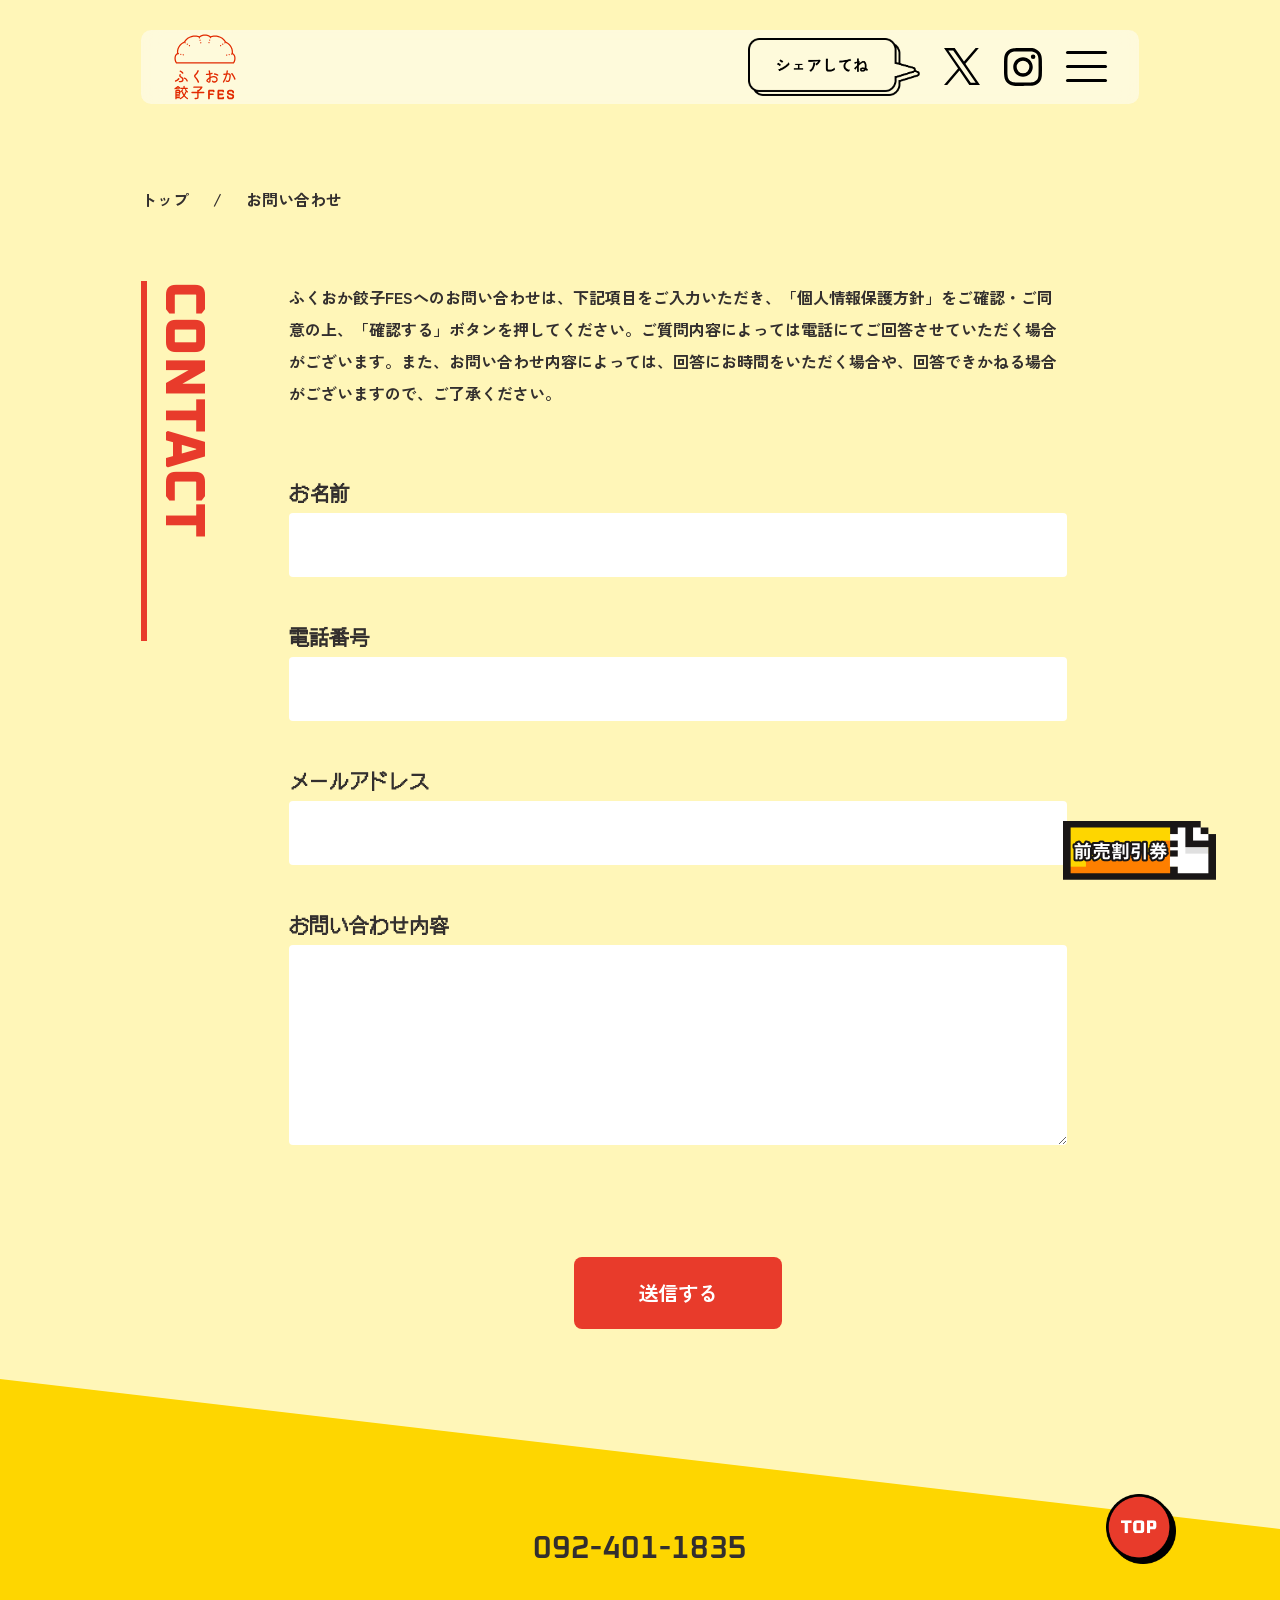
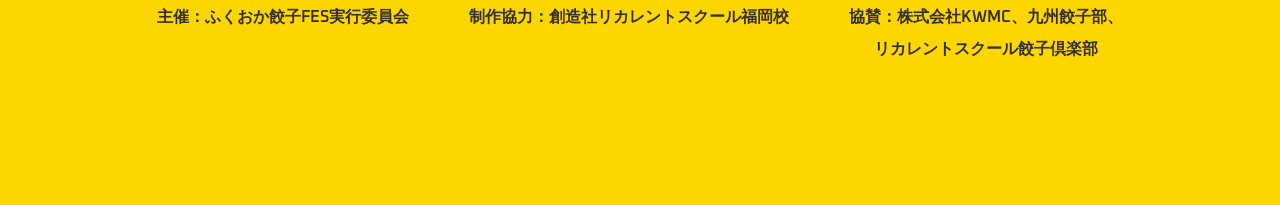
<file: gyozafes-d-team/contact.html>
<!DOCTYPE html>
<html lang="ja">

<head>
    <meta charset="UTF-8">
    <meta name="viewport" content="width=device-width, initial-scale=1.0">
    <title>福岡餃子FES</title>

    <!-- ファビコン -->
    <link rel="icon" type="image/ico" href="./images/logo.svg">

    <!-- CSS -->
    <!-- リセットCSS -->
    <link rel="stylesheet" href="./css/ress.css">
    <!-- 共通CSS -->
    <link rel="stylesheet" href="./css/common.css">
    <!-- 個別CSS -->
    <link rel="stylesheet" href="./css/contact.css">

    <!-- フォント -->
    <link rel="preconnect" href="https://fonts.googleapis.com">
    <link rel="preconnect" href="https://fonts.gstatic.com" crossorigin>
    <link
        href="https://fonts.googleapis.com/css2?family=DotGothic16&family=Oxanium:wght@200..800&family=Pixelify+Sans:wght@400..700&family=Zen+Kaku+Gothic+New:wght@400;500;700;900&display=swap"
        rel="stylesheet">


</head>



<body>

    <!-- ヘッダー↓↓ -->

    <header class="page-header wrapper">
        <h1 class="logo"><a href="./index.html"><img src="./images/logo.svg" alt="福岡餃子フェス" class="logo-img"></h1>

        <nav>
            <ul class="nav-flex">
                <li><img src="./images/nav-text.webp" alt="シェアしてね" class="header-img"></li>
                <li><a href="#" class="nav-icon"><img src="./images/nav_icon_x.svg" alt="X" class="icon1"></a></li>
                <li><a href="#" class="nav-icon"><img src="./images/nav_icon_instagram.svg" alt="instagram"
                            class="icon2"></a></li>
                <li>
                    <div id="ham-menu">
                        <!-- ハンバガーメニューのボタン -->
                        <div class="ham-menu-btn">
                            <span></span>
                        </div>

                        <!-- ハンバガーメニューの中身 -->
                        <div class="ham-menu-cont">
                            <div class="ham-held">
                                <p>開催場所：天神 長浜公園</p>
                                <p>開催期間：2030年4月27日〜5月12日</p>
                            </div>
                            <!-- ul>li*4>a -->
                            <ul class="ham-menu-list">
                                <li>
                                    <a href="./index.html">
                                        トップページ<br>
                                        <span>TOP</span>
                                    </a>
                                </li>
                                <li>
                                    <a href="./food.html">
                                        メニュー<br>
                                        <span>FOOD</span>
                                    </a>
                                </li>
                                <li>
                                    <a href="./contact.html">お問い合わせ<br>
                                        <span>CONTACT</span>
                                    </a>
                                </li>
                                <li>
                                    <a href="./faq.html">よくある質問<br>
                                        <span>FAQ</span>
                                    </a>
                                </li>
                            </ul>

                            <div class="ham-sns">
                                <p>公式Instagramを中心に<br>
                                    イベント情報を公開！</p>
                            </div>
                        </div>
                    </div>
                </li>
            </ul>
        </nav>
    </header>

    <!-- ヘッダーここまで -->



    <main>

        <!-- パンくずリスト -->
        <div class="bread-list wrapper">
            <ul class="bread-list-cont">
                <li><a href="index.html">トップ</a></li>
                <li>/</li>
                <li>お問い合わせ</li>
            </ul>
        </div>


        <section class="wrapper">
            <div class="title-flex">
                <div class="row-title">
                    <h2 class="row-text">CONTACT</h2>
                    <span class="line"></span>
                </div>



                <div class="contact wrapper">
                    <p class="con-text">
                        ふくおか餃子FESへのお問い合わせは、下記項目をご入力いただき、「個人情報保護方針」をご確認・ご同意の上、「確認する」ボタンを押してください。ご質問内容によっては電話にてご回答させていただく場合がございます。また、お問い合わせ内容によっては、回答にお時間をいただく場合や、回答できかねる場合がございますので、ご了承ください。
                    </p>

                    <form action="#">
                        <div class="con-box">
                            <div class="con-item">
                                <p><label>お名前<br>
                                        <input type="text" name="name" id=""></label></p>
                            </div>

                            <div class="con-item">
                                <p><label>電話番号<br>
                                        <input type="tel" name="tel" id=""></label></p>
                            </div>
                            <div class="con-item">
                                <p><label>メールアドレス<br>
                                        <input type="email" name="mail" id=""></label></p>
                            </div>
                            <div class="con-item">
                                <p><label>お問い合わせ内容<br>
                                        <textarea name="comment" id=""></textarea></label></p>
                            </div>
                        </div>
                        <p><input type="submit" value="送信する" placeholder="メッセージを入力"></p>
                    </form>
                </div>
            </div>

        </section>


    </main>


    <!-- フッター↓↓ -->

    <footer>
        <div class="wrapper">
            <a href="#top"><img src="./images/top_btn_red.webp" alt="top" class="top-img"></a>
            <p class="footer-num"> 092-401-1835</p>
            <div class="footer-flex">
                <div class="footer-text">
                    <p>主催：ふくおか餃子FES実行委員会</p>
                </div>
                <div class="footer-text">
                    <p>制作協力：創造社リカレントスクール福岡校</p>
                </div>
                <div class="footer-text">
                    <p>協賛：株式会社KWMC、九州餃子部、<br class="sp-br">リカレントスクール餃子倶楽部</p>
                </div>
            </div>

            <a href="#"><img src="./images/ticket.webp" alt="ticket" class="ticket"></a>

            <div><a href="#" class="ticket-sp"><img src="./images/ticket-sp.svg" alt="ticket" class="ticket-sp-img">
                    <p>前売り券の購入はこちら！</p>
                </a>
            </div>
        </div>



    </footer>

    <script src="./js/ham-menu.js"></script>

</body>

</html>
</file>
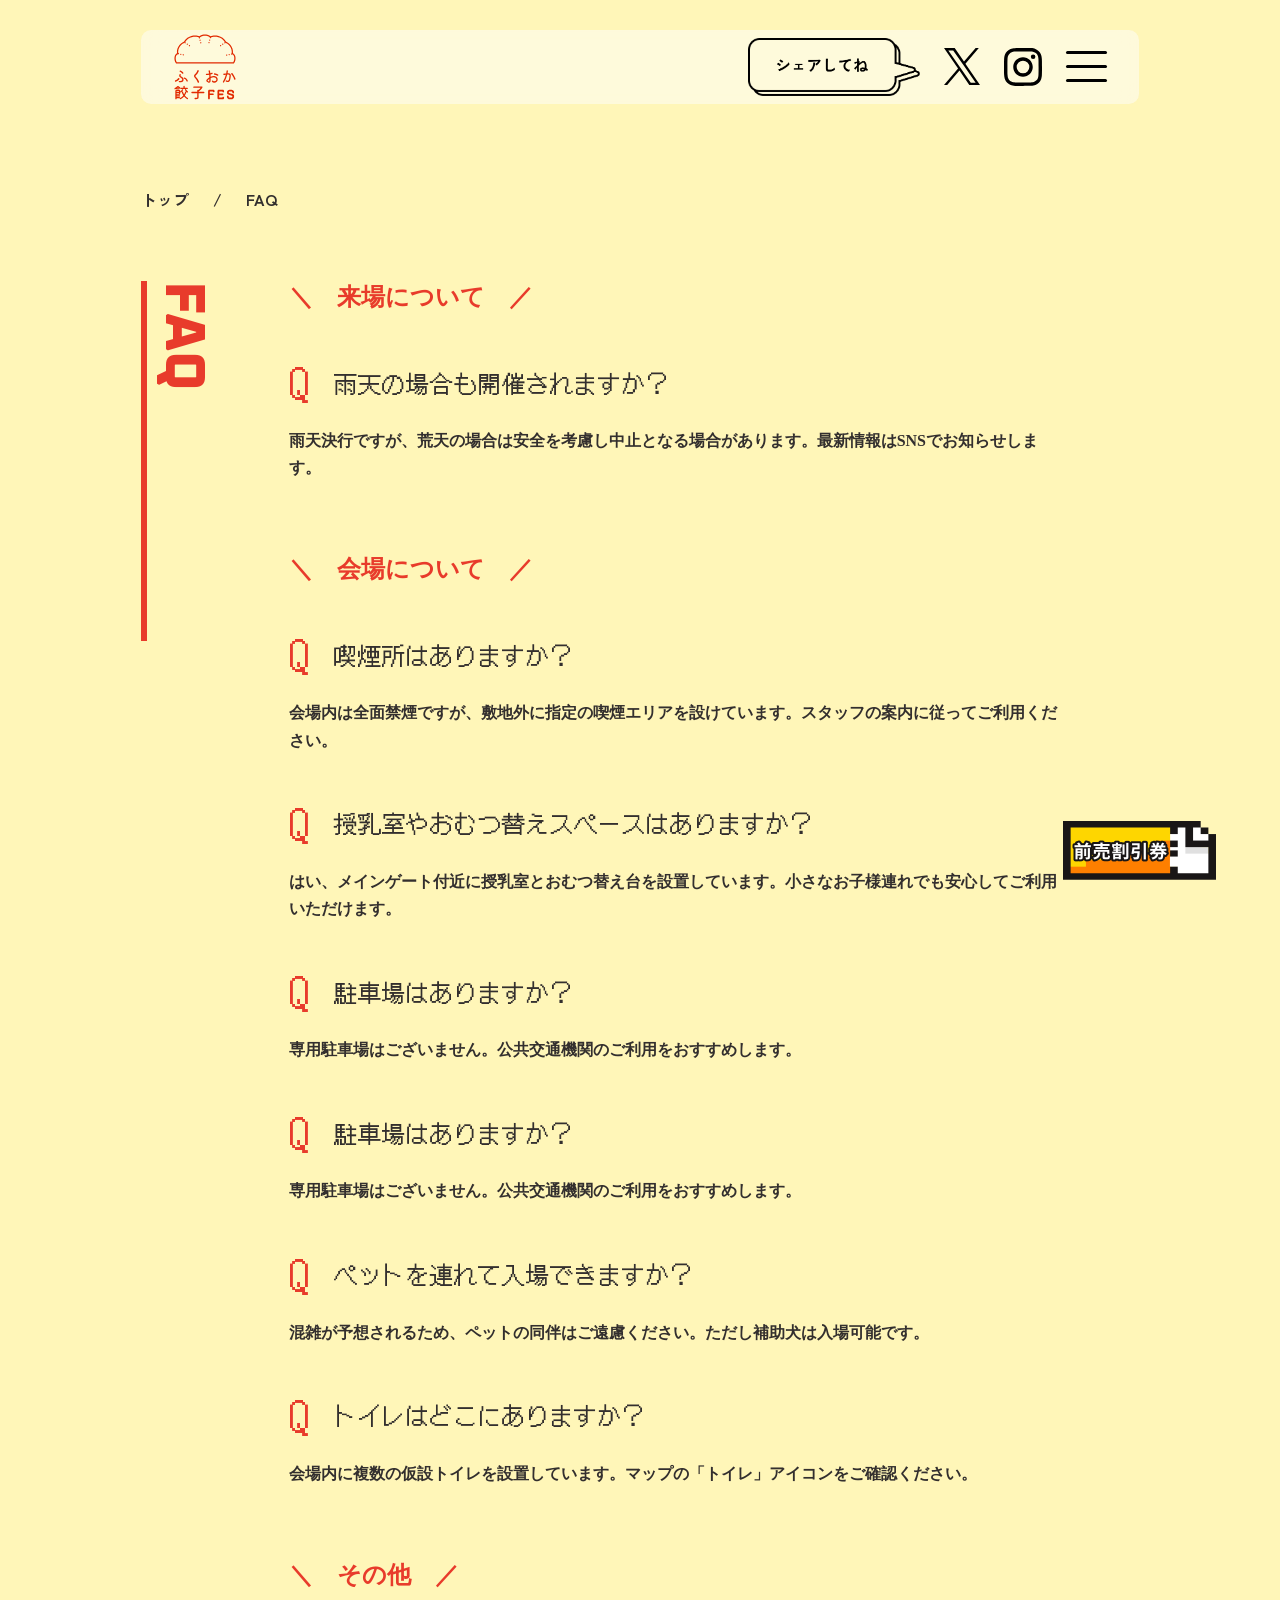
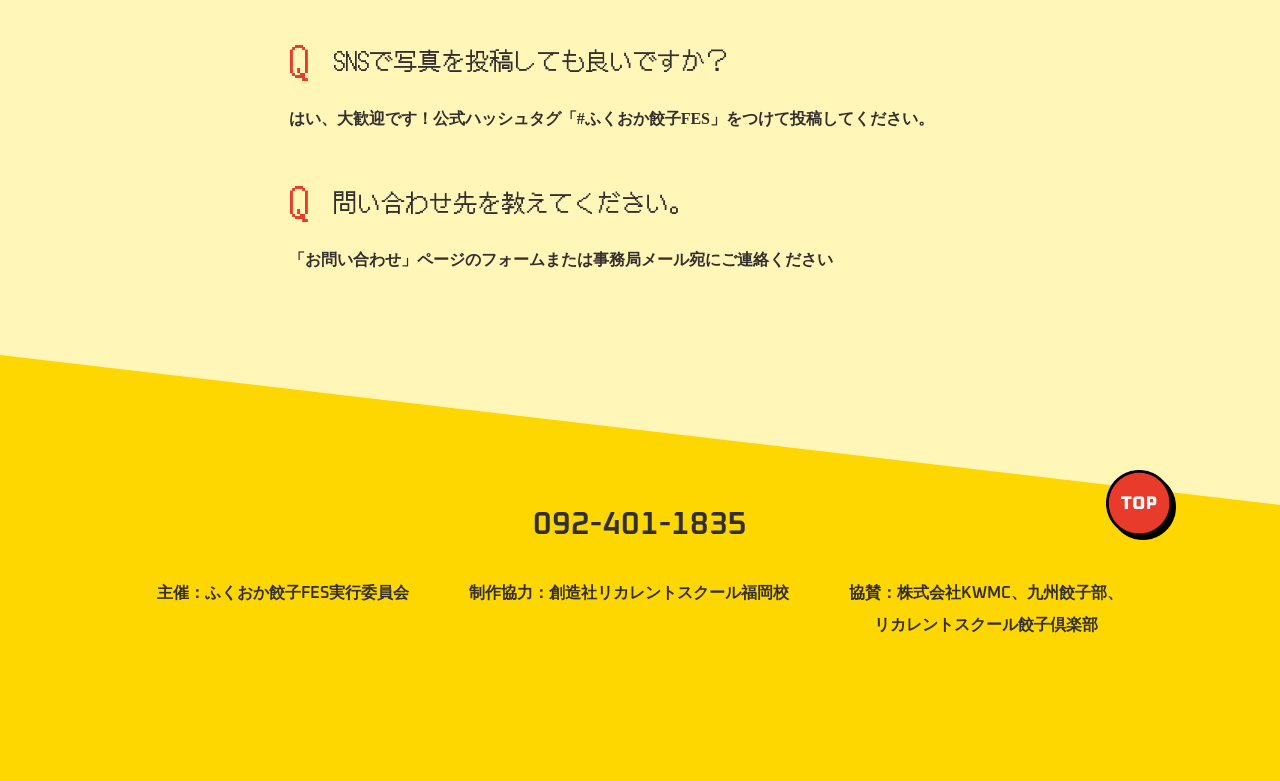
<file: gyozafes-d-team/faq.html>
<!DOCTYPE html>
<html lang="ja">

<head>
    <meta charset="UTF-8">
    <meta name="viewport" content="width=device-width, initial-scale=1.0">
    <title>福岡餃子FES</title>

    <!-- ファビコン -->
    <link rel="icon" type="image/ico" href="./images/logo.svg">

    <!-- CSS -->
    <!-- リセットCSS -->
    <link rel="stylesheet" href="./css/ress.css">
    <!-- 共通CSS -->
    <link rel="stylesheet" href="./css/common.css">
    <!-- 個別CSS -->
    <link rel="stylesheet" href="./css/faq.css">

    <!-- フォント -->
    <link rel="preconnect" href="https://fonts.googleapis.com">
    <link rel="preconnect" href="https://fonts.gstatic.com" crossorigin>
    <link
        href="https://fonts.googleapis.com/css2?family=DotGothic16&family=Oxanium:wght@200..800&family=Pixelify+Sans:wght@400..700&family=Zen+Kaku+Gothic+New:wght@400;500;700;900&display=swap"
        rel="stylesheet">


</head>



<body>

    <!-- ヘッダー↓↓ -->

    <header class="page-header wrapper">
        <h1 class="logo"><a href="./index.html"><img src="./images/logo.svg" alt="福岡餃子フェス" class="logo-img"><a
                    href="index.html"></a></h1>

        <nav>
            <ul class="nav-flex">
                <li><img src="./images/nav-text.webp" alt="シェアしてね" class="header-img"></li>
                <li><a href="#" class="nav-icon"><img src="./images/nav_icon_x.svg" alt="X" class="icon1"></a></li>
                <li><a href="#" class="nav-icon"><img src="./images/nav_icon_instagram.svg" alt="instagram"
                            class="icon2"></a></li>
                <li>
                    <div id="ham-menu">
                        <!-- ハンバガーメニューのボタン -->
                        <div class="ham-menu-btn">
                            <span></span>
                        </div>

                        <!-- ハンバガーメニューの中身 -->
                        <div class="ham-menu-cont">
                            <div class="ham-held">
                                <p>開催場所：天神 長浜公園</p>
                                <p>開催期間：2030年4月27日〜5月12日</p>
                            </div>
                            <!-- ul>li*4>a -->
                            <ul class="ham-menu-list">
                                <li>
                                    <a href="./index.html">
                                        トップページ<br>
                                        <span>TOP</span>
                                    </a>
                                </li>
                                <li>
                                    <a href="./food.html">
                                        メニュー<br>
                                        <span>FOOD</span>
                                    </a>
                                </li>
                                <li>
                                    <a href="./contact.html">お問い合わせ<br>
                                        <span>CONTACT</span>
                                    </a>
                                </li>
                                <li>
                                    <a href="./faq.html">よくある質問<br>
                                        <span>FAQ</span>
                                    </a>
                                </li>
                            </ul>

                            <div class="ham-sns">
                                <p>公式Instagramを中心に<br>
                                    イベント情報を公開！</p>
                            </div>
                        </div>
                    </div>
                </li>
            </ul>
        </nav>
    </header>

    <!-- ヘッダーここまで -->


    <main>
        <!-- パンくずリスト -->
        <div class="bread-list wrapper">
            <ul class="bread-list-cont">
                <li><a href="index.html">トップ</a></li>
                <li>/</li>
                <li>FAQ</li>
            </ul>
        </div>


        <section class="wrapper">
            <div class="title-flex">
                <div class="row-title">
                    <h2 class="row-text">FAQ</h2>
                    <span class="line"></span>
                </div>

                <!-- FAQの中身　来場について -->
                <div class="faq-box wrapper">
                    <div class="faq-item">
                        <h3 class="faq-title">＼　来場について　／</h3>

                        <div class="faq-flex">
                            <p class="q"> Q</p>
                            <p class="q-title">雨天の場合も開催されますか？</p>
                        </div>
                        <p class="q-text">雨天決行ですが、荒天の場合は安全を考慮し中止となる場合があります。最新情報はSNSでお知らせします。
                        </p>

                    </div>

                    <div class="faq-item">
                        <h3 class="faq-title">＼　会場について　／</h3>

                        <div class="faq-flex">
                            <p class="q"> Q</p>
                            <p class="q-title">喫煙所はありますか？</p>
                        </div>
                        <p class="q-text">会場内は全面禁煙ですが、敷地外に指定の喫煙エリアを設けています。スタッフの案内に従ってご利用ください。</p>
                        </p>


                        <div class="faq-flex">
                            <p class="q"> Q</p>
                            <p class="q-title">授乳室やおむつ替えスペースはありますか？</p>

                        </div>
                        <p class="q-text">はい、メインゲート付近に授乳室とおむつ替え台を設置しています。小さなお子様連れでも安心してご利用いただけます。
                        </p>

                        <div class="faq-flex">
                            <p class="q"> Q</p>
                            <p class="q-title">駐車場はありますか？</p>
                        </div>
                        <p class="q-text">専用駐車場はございません。公共交通機関のご利用をおすすめします。
                        </p>

                        <div class="faq-flex">
                            <p class="q"> Q</p>
                            <p class="q-title">駐車場はありますか？</p>
                        </div>
                        <p class="q-text">専用駐車場はございません。公共交通機関のご利用をおすすめします。
                        </p>
                        <div class="faq-flex">
                            <p class="q"> Q</p>
                            <p class="q-title">ペットを連れて入場できますか？</p>

                        </div>
                        <p class="q-text">
                            混雑が予想されるため、ペットの同伴はご遠慮ください。ただし補助犬は入場可能です。
                        </p>
                        <div class="faq-flex">
                            <p class="q"> Q</p>

                            <p class="q-title">トイレはどこにありますか？</p>
                        </div>
                        <p class="q-text">
                            会場内に複数の仮設トイレを設置しています。マップの「トイレ」アイコンをご確認ください。
                        </p>
                    </div>

                    <div class="faq-item">
                        <h3 class="faq-title">＼　その他　／</h3>
                        <div class="faq-flex">
                            <p class="q"> Q</p>
                            <p class="q-title"> SNSで写真を投稿しても良いですか？</p>
                        </div>
                        <p class="q-text">はい、大歓迎です！公式ハッシュタグ「#ふくおか餃子FES」をつけて投稿してください。</p>
                        </p>

                        <div class="faq-flex">
                            <p class="q"> Q</p>
                            <p class="q-title">問い合わせ先を教えてください。</p>
                        </div>
                        <p class="q-text"> 「お問い合わせ」ページのフォームまたは事務局メール宛にご連絡ください</p>
                        </p>
                    </div>
                </div>
        </section>
    </main>


    <!-- フッター↓↓ -->

    <footer>
        <div class="wrapper">
            <a href="#top"><img src="./images/top_btn_red.webp" alt="top" class="top-img"></a>
            <p class="footer-num"> 092-401-1835</p>
            <div class="footer-flex">
                <div class="footer-text">
                    <p>主催：ふくおか餃子FES実行委員会</p>
                </div>
                <div class="footer-text">
                    <p>制作協力：創造社リカレントスクール福岡校</p>
                </div>
                <div class="footer-text">
                    <p>協賛：株式会社KWMC、九州餃子部、<br class="sp-br">リカレントスクール餃子倶楽部</p>
                </div>
            </div>

            <a href="#"><img src="./images/ticket.webp" alt="ticket" class="ticket"></a>

            <div><a href="#" class="ticket-sp"><img src="./images/ticket-sp.svg" alt="ticket" class="ticket-sp-img">
                    <p>前売り券の購入はこちら！</p>
                </a>
            </div>
        </div>



    </footer>

    <script src="./js/ham-menu.js"></script>

</body>

</html>
</file>
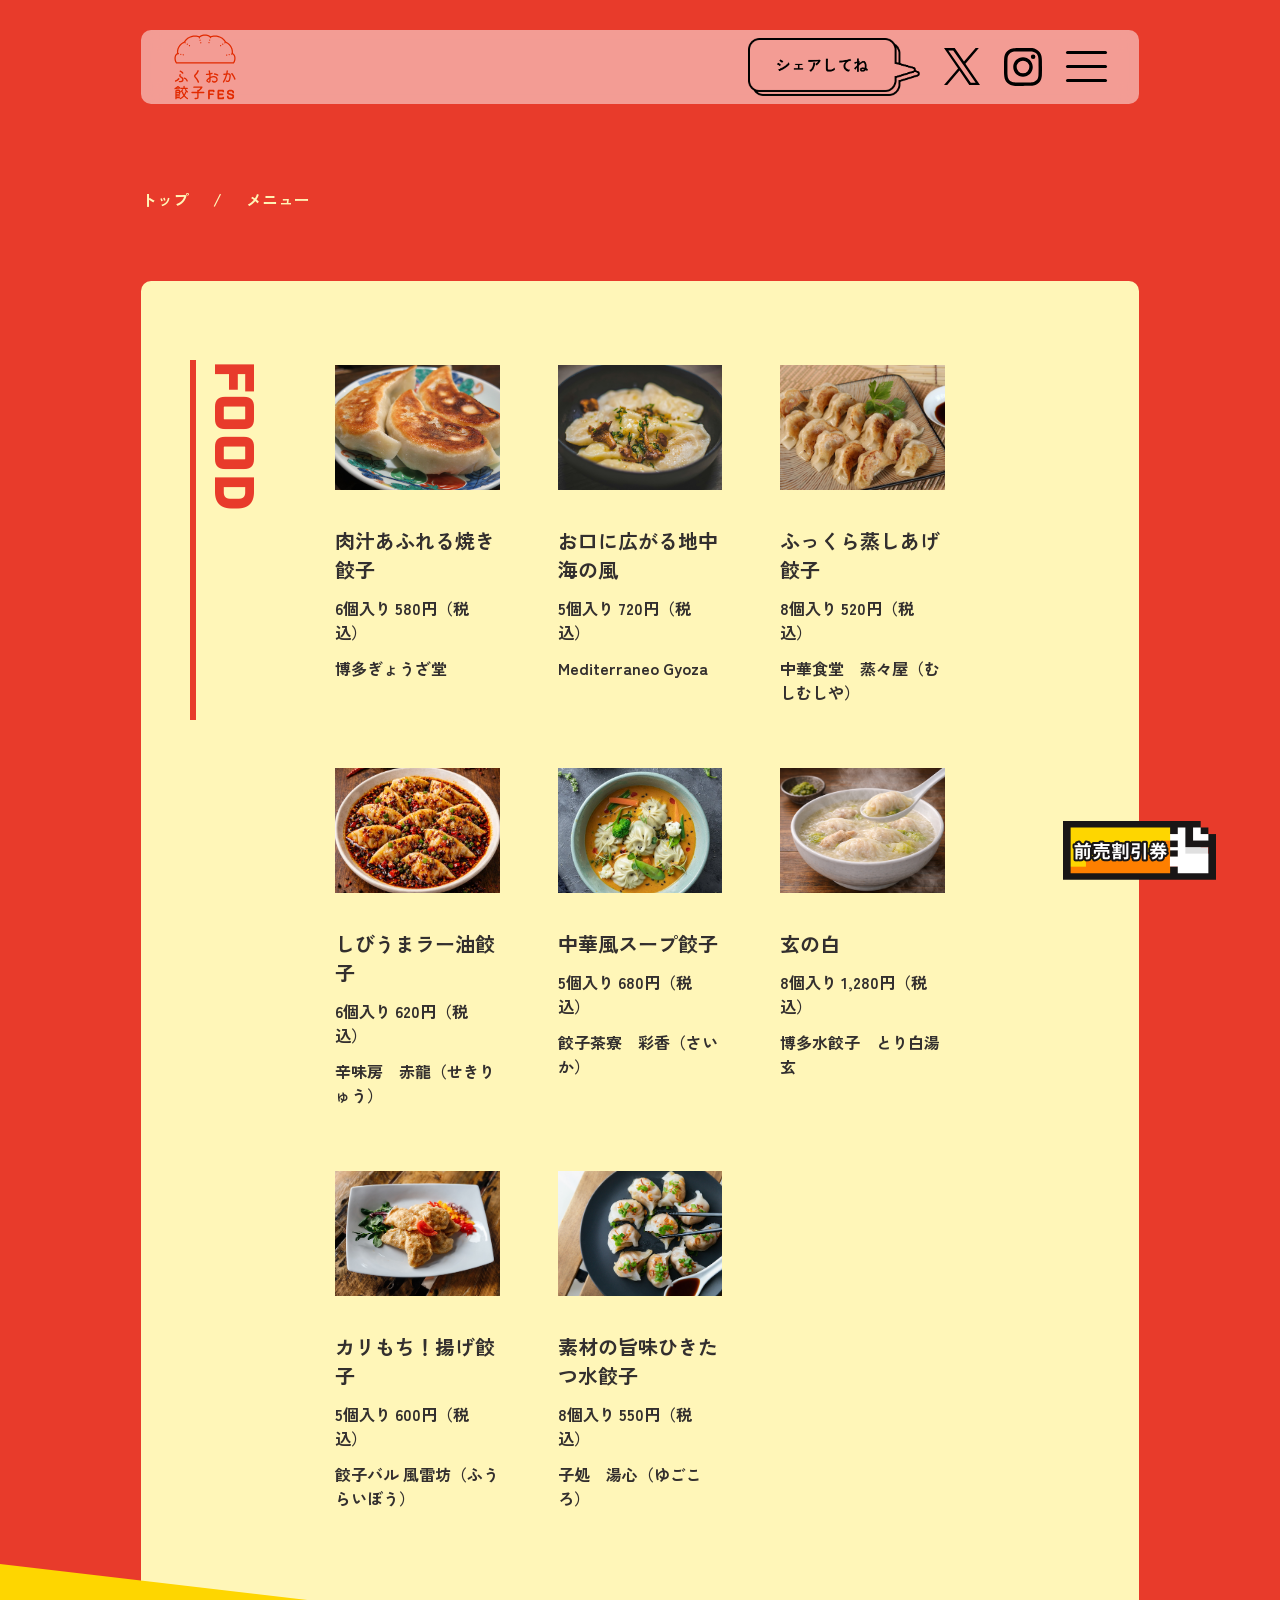
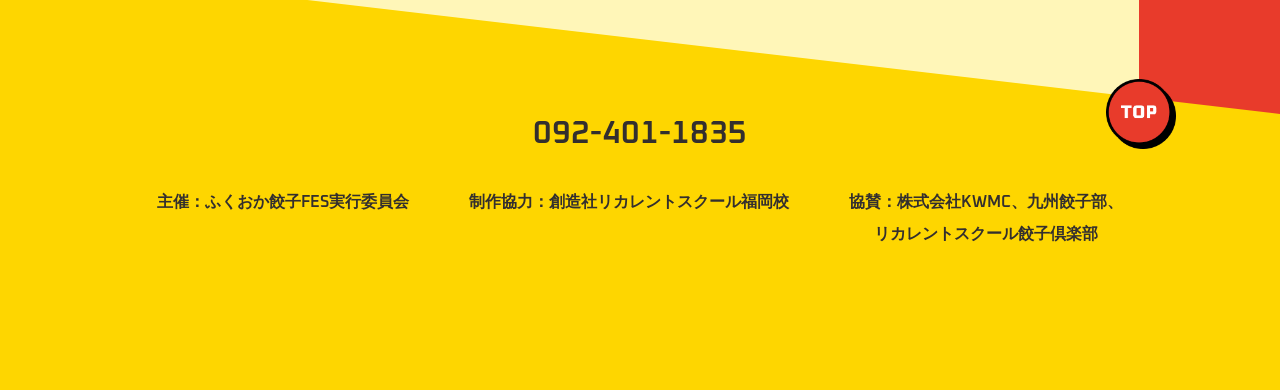
<file: gyozafes-d-team/food.html>
<!DOCTYPE html>
<html lang="ja">

<head>
    <meta charset="UTF-8">
    <meta name="viewport" content="width=device-width, initial-scale=1.0">
    <title>福岡餃子FES</title>

    <!-- ファビコン -->
    <link rel="icon" type="image/ico" href="./images/logo.svg">

    <!-- CSS -->
    <!-- リセットCSS -->
    <link rel="stylesheet" href="./css/ress.css">
    <!-- 共通CSS -->
    <link rel="stylesheet" href="./css/common.css">
    <!-- 個別CSS -->
    <link rel="stylesheet" href="./css/food.css">

    <!-- フォント -->
    <link rel="preconnect" href="https://fonts.googleapis.com">
    <link rel="preconnect" href="https://fonts.gstatic.com" crossorigin>
    <link
        href="https://fonts.googleapis.com/css2?family=DotGothic16&family=Oxanium:wght@200..800&family=Pixelify+Sans:wght@400..700&family=Zen+Kaku+Gothic+New:wght@400;500;700;900&display=swap"
        rel="stylesheet">

</head>

<body>

    <!-- ヘッダー↓↓ -->

    <header class="page-header wrapper">
        <h1 class="logo"><a href="./index.html"><img src="./images/logo.svg" alt="福岡餃子フェス" class="logo-img"><a
                    href="index.html"></a></h1>

        <nav>
            <ul class="nav-flex">
                <li><img src="./images/nav-text.webp" alt="シェアしてね" class="header-img"></li>
                <li><a href="#" class="nav-icon"><img src="./images/nav_icon_x.svg" alt="X" class="icon1"></a></li>
                <li><a href="#" class="nav-icon"><img src="./images/nav_icon_instagram.svg" alt="instagram"
                            class="icon2"></a></li>
                <li>
                    <div id="ham-menu">
                        <!-- ハンバガーメニューのボタン -->
                        <div class="ham-menu-btn">
                            <span></span>
                        </div>

                        <!-- ハンバガーメニューの中身 -->
                        <div class="ham-menu-cont">
                            <div class="ham-held">
                                <p>開催場所：天神 長浜公園</p>
                                <p>開催期間：2030年4月27日〜5月12日</p>
                            </div>
                            <!-- ul>li*4>a -->
                            <ul class="ham-menu-list">
                                <li>
                                    <a href="./index.html">
                                        トップページ<br>
                                        <span>TOP</span>
                                    </a>
                                </li>
                                <li>
                                    <a href="./food.html">
                                        メニュー<br>
                                        <span>FOOD</span>
                                    </a>
                                </li>
                                <li>
                                    <a href="./contact.html">お問い合わせ<br>
                                        <span>CONTACT</span>
                                    </a>
                                </li>
                                <li>
                                    <a href="./faq.html">よくある質問<br>
                                        <span>FAQ</span>
                                    </a>
                                </li>
                            </ul>

                            <div class="ham-sns">
                                <p>公式Instagramを中心に<br>
                                    イベント情報を公開！</p>
                            </div>
                        </div>
                    </div>
                </li>
            </ul>
        </nav>
    </header>

    <!-- ヘッダーここまで -->



    <main>

        <!-- パンくずリスト -->
        <div class="bread-list wrapper">
            <ul class="bread-list-cont">
                <li><a href="index.html">トップ</a></li>
                <li>/</li>
                <li>メニュー</li>
            </ul>
        </div>


        <section class="wrapper">
            <div class="title-flex">
                <div class="row-title">
                    <h2 class="row-text">FOOD</h2>
                    <span class="line"></span>
                </div>

                <div class="food-grid">

                    <div class="food-hover">
                        <a href="./menu/menu1.html">
                            <div class="food-item">
                                <img src="./images/menu1.webp" alt="餃子の写真">
                                <div class="food-text">
                                    <p class="food-title">肉汁あふれる焼き餃子</p>
                                    <p class="food-p">6個入り 580円（税込）</p>
                                    <p class="food-p">博多ぎょうざ堂</p>
                                </div>
                            </div>
                        </a>
                    </div>

                    <div class="food-hover">
                        <a href="./menu/menu2.html">
                            <div class="food-item">
                                <img src="./images/menu2.webp" alt="餃子の写真">
                                <div class="food-text">
                                    <p class="food-title">お口に広がる地中海の風</p>
                                    <p class="food-p">5個入り 720円（税込）</p>
                                    <p class="food-p">Mediterraneo Gyoza</p>
                                </div>
                            </div>
                        </a>
                    </div>

                    <div class="food-hover">
                        <a href="./menu/menu3.html">
                            <div class="food-item">
                                <img src="./images/menu3.webp" alt="餃子の写真">
                                <div class="food-text">
                                    <p class="food-title">ふっくら蒸しあげ餃子</p>
                                    <p class="food-p">8個入り 520円（税込）</p>
                                    <p class="food-p">中華食堂　蒸々屋（むしむしや）</p>
                                </div>
                            </div>
                        </a>
                    </div>

                    <div class="food-hover">
                        <a href="./menu/menu4.html">
                            <div class="food-item">
                                <img src="./images/menu4.webp" alt="餃子の写真">
                                <div class="food-text">
                                    <p class="food-title">しびうまラー油餃子</p>
                                    <p class="food-p">6個入り 620円（税込）</p>
                                    <p class="food-p">辛味房　赤龍（せきりゅう）</p>
                                </div>
                            </div>
                        </a>
                    </div>

                    <div class="food-hover">
                        <a href="./menu/menu5.html">
                            <div class="food-item">
                                <img src="./images/menu5.webp" alt="餃子の写真">
                                <div class="food-text">
                                    <p class="food-title">中華風スープ餃子</p>
                                    <p class="food-p">5個入り 680円（税込）</p>
                                    <p class="food-p">餃子茶寮　彩香（さいか）</p>
                                </div>
                            </div>
                        </a>
                    </div>

                    <div class="food-hover">
                        <a href="./menu/menu6.html">
                            <div class="food-item">
                                <img src="./images/menu6.webp" alt="餃子の写真">
                                <div class="food-text">
                                    <p class="food-title">玄の白</p>
                                    <p class="food-p">8個入り 1,280円（税込）</p>
                                    <p class="food-p">博多水餃子　とり白湯　玄</p>
                                </div>
                            </div>
                        </a>
                    </div>

                    <div class="food-hover">
                        <a href="./menu/menu7.html">
                            <div class="food-item">
                                <img src="./images/menu7.webp" alt="餃子の写真">
                                <div class="food-text">
                                    <p class="food-title">カリもち！揚げ餃子</p>
                                    <p class="food-p">5個入り 600円（税込）</p>
                                    <p class="food-p">餃子バル 風雷坊（ふうらいぼう）</p>
                                </div>
                            </div>
                        </a>
                    </div>

                    <div class="food-hover">
                        <a href="./menu/menu8.html">
                            <div class="food-item">
                                <img src="./images/menu8.webp" alt="餃子の写真">
                                <div class="food-text">
                                    <p class="food-title">素材の旨味ひきたつ水餃子</p>
                                    <p class="food-p">8個入り 550円（税込）</p>
                                    <p class="food-p">子処　湯心（ゆごころ）</p>
                                </div>
                            </div>
                        </a>
                    </div>

                </div>
            </div>
        </section>

    </main>

    <!-- フッター↓↓ -->

    <footer>
        <div class="wrapper">
            <a href="#top"><img src="./images/top_btn_red.webp" alt="top" class="top-img"></a>
            <p class="footer-num"> 092-401-1835</p>
            <div class="footer-flex">
                <div class="footer-text">
                    <p>主催：ふくおか餃子FES実行委員会</p>
                </div>
                <div class="footer-text">
                    <p>制作協力：創造社リカレントスクール福岡校</p>
                </div>
                <div class="footer-text">
                    <p>協賛：株式会社KWMC、九州餃子部、<br class="sp-br">リカレントスクール餃子倶楽部</p>
                </div>
            </div>

            <a href="#"><img src="./images/ticket.webp" alt="ticket" class="ticket"></a>

            <div><a href="#" class="ticket-sp"><img src="./images/ticket-sp.svg" alt="ticket" class="ticket-sp-img">
                    <p>前売り券の購入はこちら！</p>
                </a>
            </div>
        </div>



    </footer>

    <script src="./js/ham-menu.js"></script>

</body>

</html>
</file>
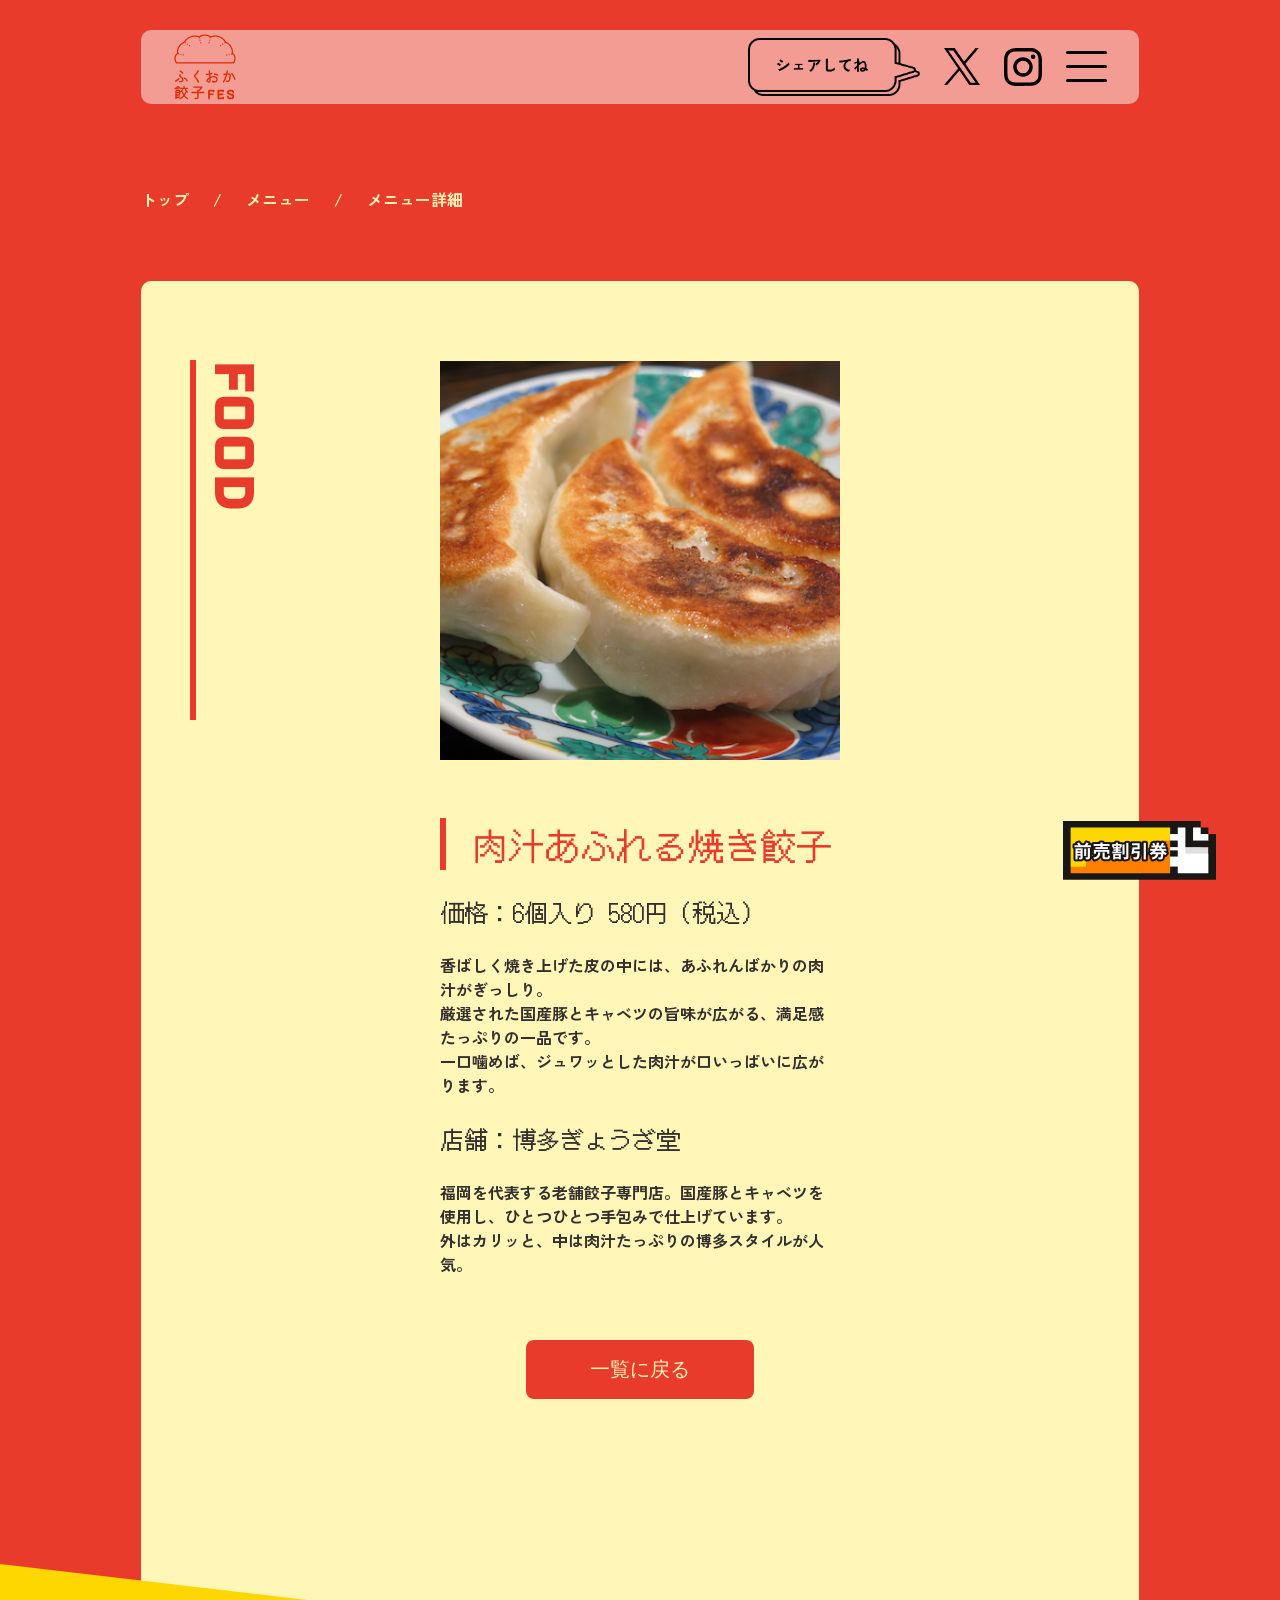
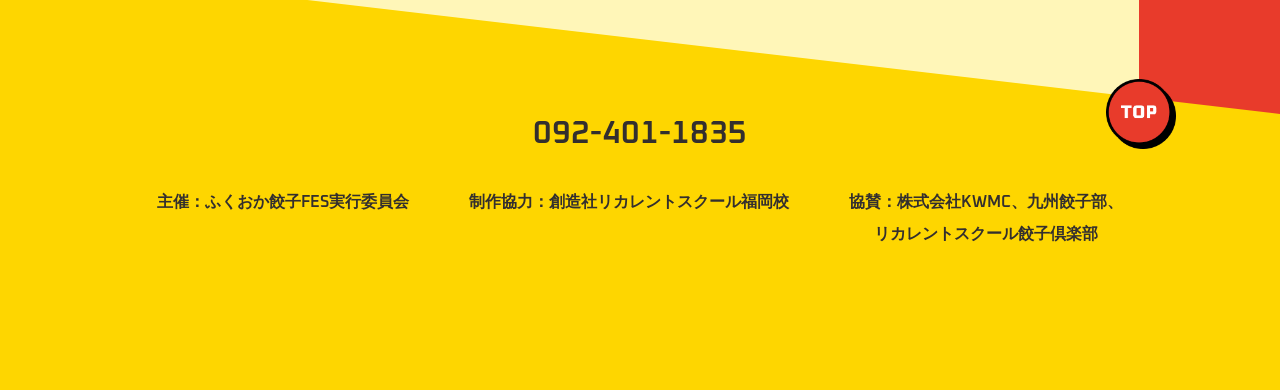
<file: gyozafes-d-team/menu/menu1.html>
<!DOCTYPE html>
<html lang="ja">

<head>
    <meta charset="UTF-8">
    <meta name="viewport" content="width=device-width, initial-scale=1.0">
    <title>福岡餃子FES</title>

    <!-- ファビコン -->
    <link rel="icon" type="image/ico" href="../images/logo.svg">

    <!-- CSS -->
    <!-- リセットCSS -->
    <link rel="stylesheet" href="../css/ress.css">
    <!-- 共通CSS -->
    <link rel="stylesheet" href="../css/common.css">
    <!-- 個別CSS -->
    <link rel="stylesheet" href="../css/food.css">

    <!-- フォント -->
    <link rel="preconnect" href="https://fonts.googleapis.com">
    <link rel="preconnect" href="https://fonts.gstatic.com" crossorigin>
    <link
        href="https://fonts.googleapis.com/css2?family=DotGothic16&family=Oxanium:wght@200..800&family=Pixelify+Sans:wght@400..700&family=Zen+Kaku+Gothic+New:wght@400;500;700;900&display=swap"
        rel="stylesheet">


</head>


<body>

    <!-- ヘッダー↓↓ -->

    <header class="page-header wrapper">
        <h1 class="logo"><a href="../index.html"><img src="../images/logo.svg" alt="福岡餃子フェス" class="logo-img"><a
                    href="index.html"></a></h1>

        <nav>
            <ul class="nav-flex">
                <li><img src="../images/nav-text.webp" alt="シェアしてね" class="header-img"></li>
                <li><a href="#" class="nav-icon"><img src="../images/nav_icon_x.svg" alt="X" class="icon1"></a></li>
                <li><a href="#" class="nav-icon"><img src="../images/nav_icon_instagram.svg" alt="instagram"
                            class="icon2"></a></li>
                <li>
                    <div id="ham-menu">
                        <!-- ハンバガーメニューのボタン -->
                        <div class="ham-menu-btn">
                            <span></span>
                        </div>

                        <!-- ハンバガーメニューの中身 -->
                        <div class="ham-menu-cont">
                            <div class="ham-held">
                                <p>開催場所：天神 長浜公園</p>
                                <p>開催期間：2030年4月27日〜5月12日</p>
                            </div>
                            <!-- ul>li*4>a -->
                            <ul class="ham-menu-list">
                                <li>
                                    <a href="../index.html">
                                        トップページ<br>
                                        <span>TOP</span>
                                    </a>
                                </li>
                                <li>
                                    <a href="../food.html">
                                        メニュー<br>
                                        <span>FOOD</span>
                                    </a>
                                </li>
                                <li>
                                    <a href="../contact.html">お問い合わせ<br>
                                        <span>CONTACT</span>
                                    </a>
                                </li>
                                <li>
                                    <a href="../faq.html">よくある質問<br>
                                        <span>FAQ</span>
                                    </a>
                                </li>
                            </ul>

                            <div class="ham-sns">
                                <p>公式Instagramを中心に<br>
                                    イベント情報を公開！</p>
                            </div>
                        </div>
                    </div>
                </li>
            </ul>
        </nav>
    </header>

    <!-- ヘッダーここまで -->


    <main>

        <!-- パンくずリスト -->
        <div class="bread-list wrapper">
            <ul class="bread-list-cont">
                <li><a href="../index.html">トップ</a></li>
                <li>/</li>
                <li><a href="../food.html">メニュー</a></li>
                <li>/</li>
                <li>メニュー詳細</li>
            </ul>
        </div>

        <section class="wrapper">
            <div class="title-flex">
                <div class="row-title">
                    <h2 class="row-text">FOOD</h2>
                    <span class="line"></span>
                </div>

                <div class="menu-flex">
                    <img src="../images/menu1.webp" alt="餃子の写真">
                    <div class="menu-item">
                        <div class="menu-text">
                            <p class="menu-title">肉汁あふれる焼き餃子</p>
                            <p class="menu-sub">価格：6個入り 580円（税込）</p>
                            <p class="menu-p">
                                香ばしく焼き上げた皮の中には、あふれんばかりの肉汁がぎっしり。<br>
                                厳選された国産豚とキャベツの旨味が広がる、満足感たっぷりの一品です。<br>
                                一口噛めば、ジュワッとした肉汁が口いっぱいに広がります。</p>
                            <p class="menu-sub">店舗：博多ぎょうざ堂</p>
                            <p class="menu-p">福岡を代表する老舗餃子専門店。国産豚とキャベツを使用し、ひとつひとつ手包みで仕上げています。<br>
                                外はカリッと、中は肉汁たっぷりの博多スタイルが人気。</p>
                        </div>
                        <a href="../food.html" class="btn">一覧に戻る</a>
                        
                    </div>

                </div>

        
            </div>
        </section>



    </main>



    <!-- フッター↓↓ -->

    <footer>
        <div class="wrapper">
            <a href="#top"><img src="../images/top_btn_red.webp" alt="top" class="top-img"></a>
            <p class="footer-num"> 092-401-1835</p>
            <div class="footer-flex">
                <div class="footer-text">
                    <p>主催：ふくおか餃子FES実行委員会</p>
                </div>
                <div class="footer-text">
                    <p>制作協力：創造社リカレントスクール福岡校</p>
                </div>
                <div class="footer-text">
                    <p>協賛：株式会社KWMC、九州餃子部、<br class="sp-br">リカレントスクール餃子倶楽部</p>
                </div>
            </div>

            <a href="#"><img src="../images/ticket.webp" alt="ticket" class="ticket"></a>

            <div><a href="#" class="ticket-sp"><img src="../images/ticket-sp.svg" alt="ticket" class="ticket-sp-img">
                    <p>前売り券の購入はこちら！</p>
                </a>
            </div>
        </div>

    </footer>

    <script src="../js/ham-menu.js"></script>

</body>

</html>
</file>
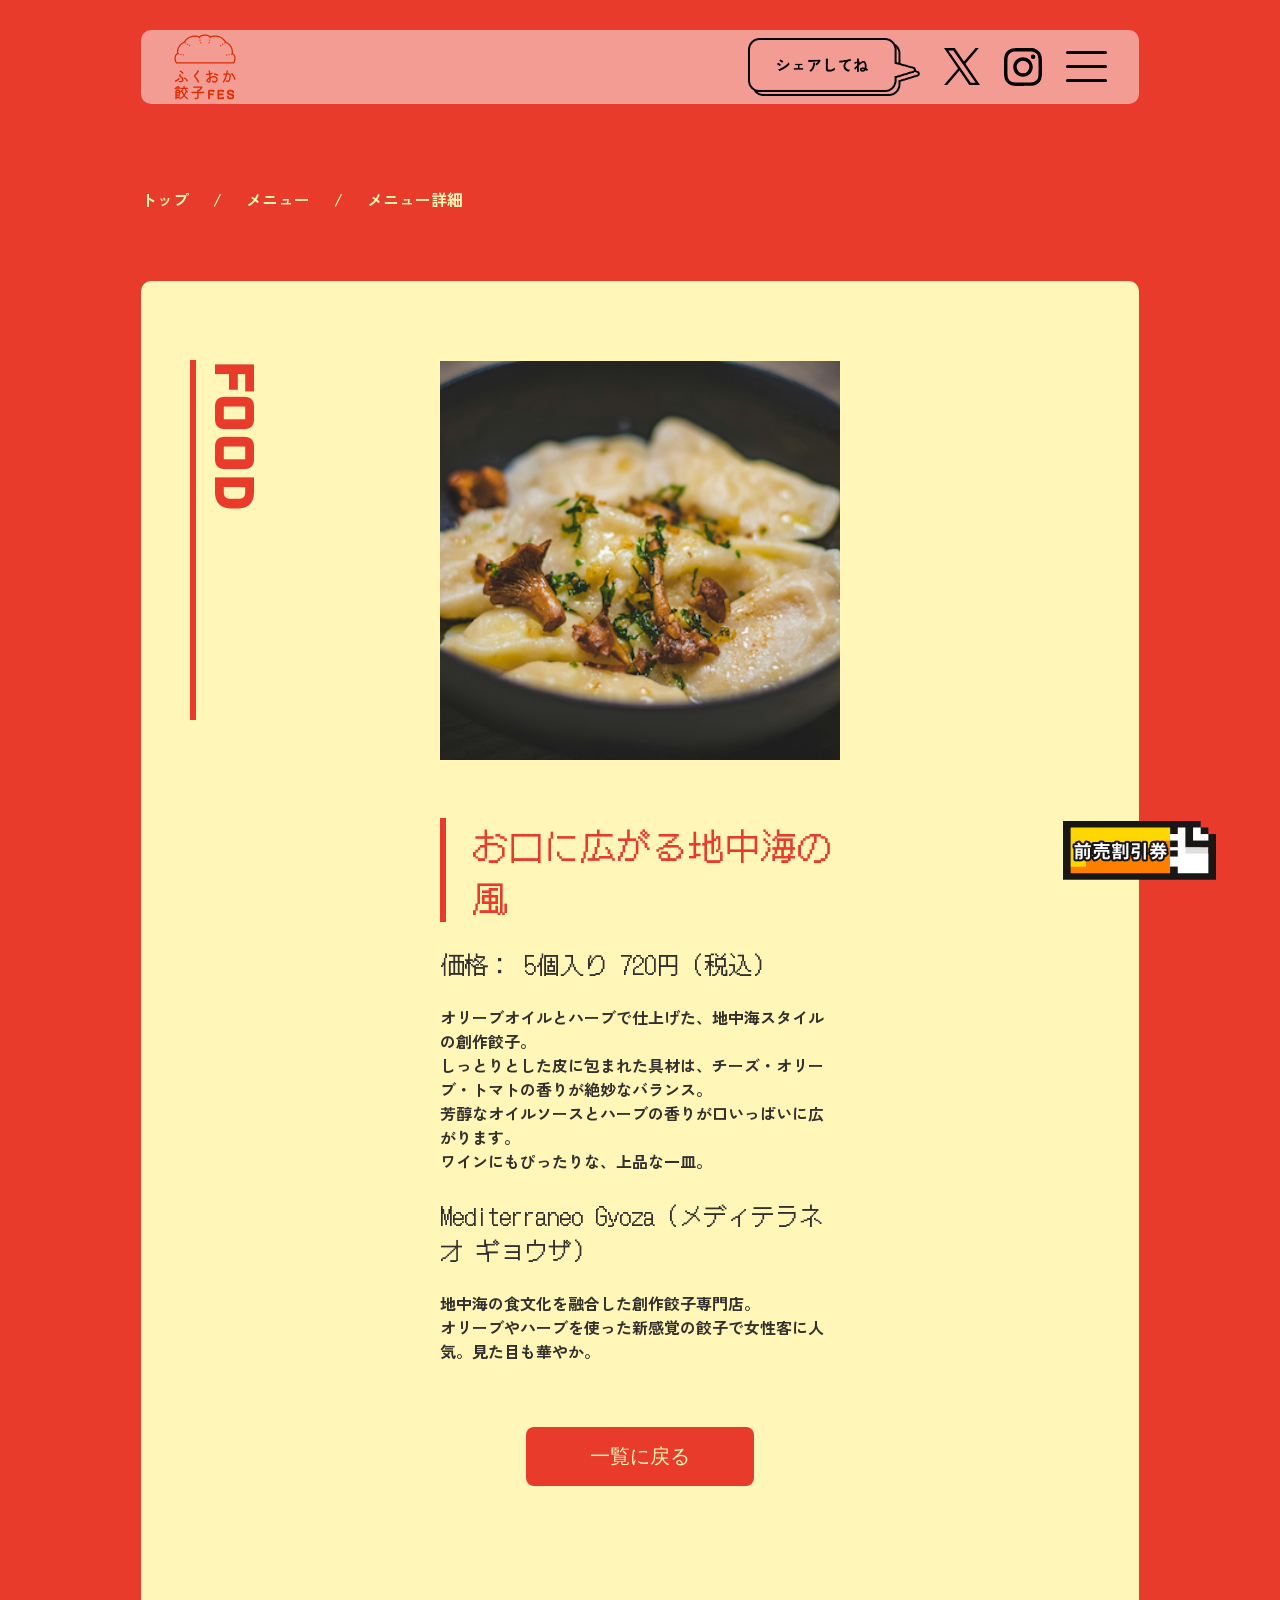
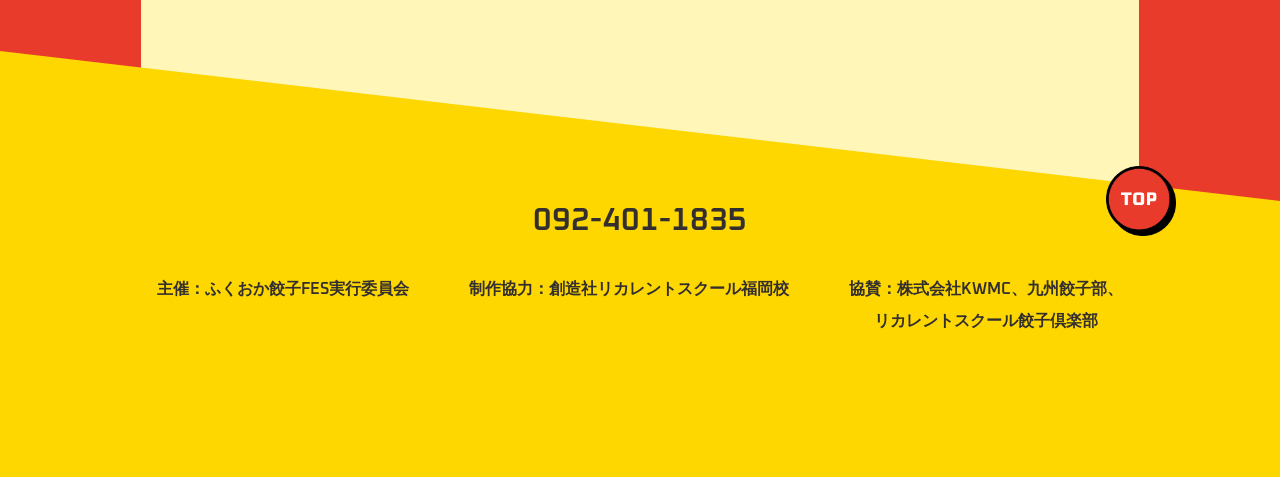
<file: gyozafes-d-team/menu/menu2.html>
<!DOCTYPE html>
<html lang="ja">

<head>
    <meta charset="UTF-8">
    <meta name="viewport" content="width=device-width, initial-scale=1.0">
    <title>福岡餃子FES</title>

    <!-- ファビコン -->
    <link rel="icon" type="image/ico" href="../images/logo.svg">

    <!-- CSS -->
    <!-- リセットCSS -->
    <link rel="stylesheet" href="../css/ress.css">
    <!-- 共通CSS -->
    <link rel="stylesheet" href="../css/common.css">
    <!-- 個別CSS -->
    <link rel="stylesheet" href="../css/food.css">

    <!-- フォント -->
    <link rel="preconnect" href="https://fonts.googleapis.com">
    <link rel="preconnect" href="https://fonts.gstatic.com" crossorigin>
    <link
        href="https://fonts.googleapis.com/css2?family=DotGothic16&family=Oxanium:wght@200..800&family=Pixelify+Sans:wght@400..700&family=Zen+Kaku+Gothic+New:wght@400;500;700;900&display=swap"
        rel="stylesheet">


</head>


<body>

    <!-- ヘッダー↓↓ -->

    <header class="page-header wrapper">
        <h1 class="logo"><a href="../index.html"><img src="../images/logo.svg" alt="福岡餃子フェス" class="logo-img"><a
                    href="index.html"></a></h1>

        <nav>
            <ul class="nav-flex">
                <li><img src="../images/nav-text.webp" alt="シェアしてね" class="header-img"></li>
                <li><a href="#" class="nav-icon"><img src="../images/nav_icon_x.svg" alt="X" class="icon1"></a></li>
                <li><a href="#" class="nav-icon"><img src="../images/nav_icon_instagram.svg" alt="instagram"
                            class="icon2"></a></li>
                <li>
                    <div id="ham-menu">
                        <!-- ハンバガーメニューのボタン -->
                        <div class="ham-menu-btn">
                            <span></span>
                        </div>

                        <!-- ハンバガーメニューの中身 -->
                        <div class="ham-menu-cont">
                            <div class="ham-held">
                                <p>開催場所：天神 長浜公園</p>
                                <p>開催期間：2030年4月27日〜5月12日</p>
                            </div>
                            <ul class="ham-menu-list">
                                <li>
                                    <a href="../index.html">
                                        トップページ<br>
                                        <span>TOP</span>
                                    </a>
                                </li>
                                <li>
                                    <a href="../food.html">
                                        メニュー<br>
                                        <span>FOOD</span>
                                    </a>
                                </li>
                                <li>
                                    <a href="../contact.html">お問い合わせ<br>
                                        <span>CONTACT</span>
                                    </a>
                                </li>
                                <li>
                                    <a href="../faq.html">よくある質問<br>
                                        <span>FAQ</span>
                                    </a>
                                </li>
                            </ul>

                            <div class="ham-sns">
                                <p>公式Instagramを中心に<br>
                                    イベント情報を公開！</p>
                            </div>
                        </div>
                    </div>
                </li>
            </ul>
        </nav>
    </header>

    <!-- ヘッダーここまで -->


    <main>

        <!-- パンくずリスト -->
        <div class="bread-list wrapper">
            <ul class="bread-list-cont">
                <li><a href="../index.html">トップ</a></li>
                <li>/</li>
                <li><a href="../food.html">メニュー</a></li>
                <li>/</li>
                <li>メニュー詳細</li>
            </ul>
        </div>

        <section class="wrapper">
            <div class="title-flex">
                <div class="row-title">
                    <h2 class="row-text">FOOD</h2>
                    <span class="line"></span>
                </div>

                <div class="menu-flex">
                    <img src="../images/menu2.webp" alt="餃子の写真">
                    <div class="menu-item">
                        <div class="menu-text">
                            <p class="menu-title">お口に広がる地中海の風</p>
                            <p class="menu-sub">価格： 5個入り 720円（税込）</p>
                            <p class="menu-p">
                                オリーブオイルとハーブで仕上げた、地中海スタイルの創作餃子。<br>
                        しっとりとした皮に包まれた具材は、チーズ・オリーブ・トマトの香りが絶妙なバランス。<br>
                        芳醇なオイルソースとハーブの香りが口いっぱいに広がります。<br>
                        ワインにもぴったりな、上品な一皿。</p>
                            <p class="menu-sub">Mediterraneo Gyoza（メディテラネオ ギョウザ）</p>
                            <p class="menu-p"> 地中海の食文化を融合した創作餃子専門店。<br>
                                オリーブやハーブを使った新感覚の餃子で女性客に人気。見た目も華やか。</p>
                        </div>
                        <a href="../food.html" class="btn">一覧に戻る</a>
                    </div>

                </div>



            </div>
            </div>



        </section>

    </main>



    <!-- フッター↓↓ -->

    <footer>
        <div class="wrapper">
            <a href="#top"><img src="../images/top_btn_red.webp" alt="top" class="top-img"></a>
            <p class="footer-num"> 092-401-1835</p>
            <div class="footer-flex">
                <div class="footer-text">
                    <p>主催：ふくおか餃子FES実行委員会</p>
                </div>
                <div class="footer-text">
                    <p>制作協力：創造社リカレントスクール福岡校</p>
                </div>
                <div class="footer-text">
                    <p>協賛：株式会社KWMC、九州餃子部、<br class="sp-br">リカレントスクール餃子倶楽部</p>
                </div>
            </div>

            <a href="#"><img src="../images/ticket.webp" alt="ticket" class="ticket"></a>

            <div><a href="#" class="ticket-sp"><img src="../images/ticket-sp.svg" alt="ticket" class="ticket-sp-img">
                    <p>前売り券の購入はこちら！</p>
                </a>
            </div>
        </div>



    </footer>

    <script src="../js/ham-menu.js"></script>

</body>

</html>
</file>
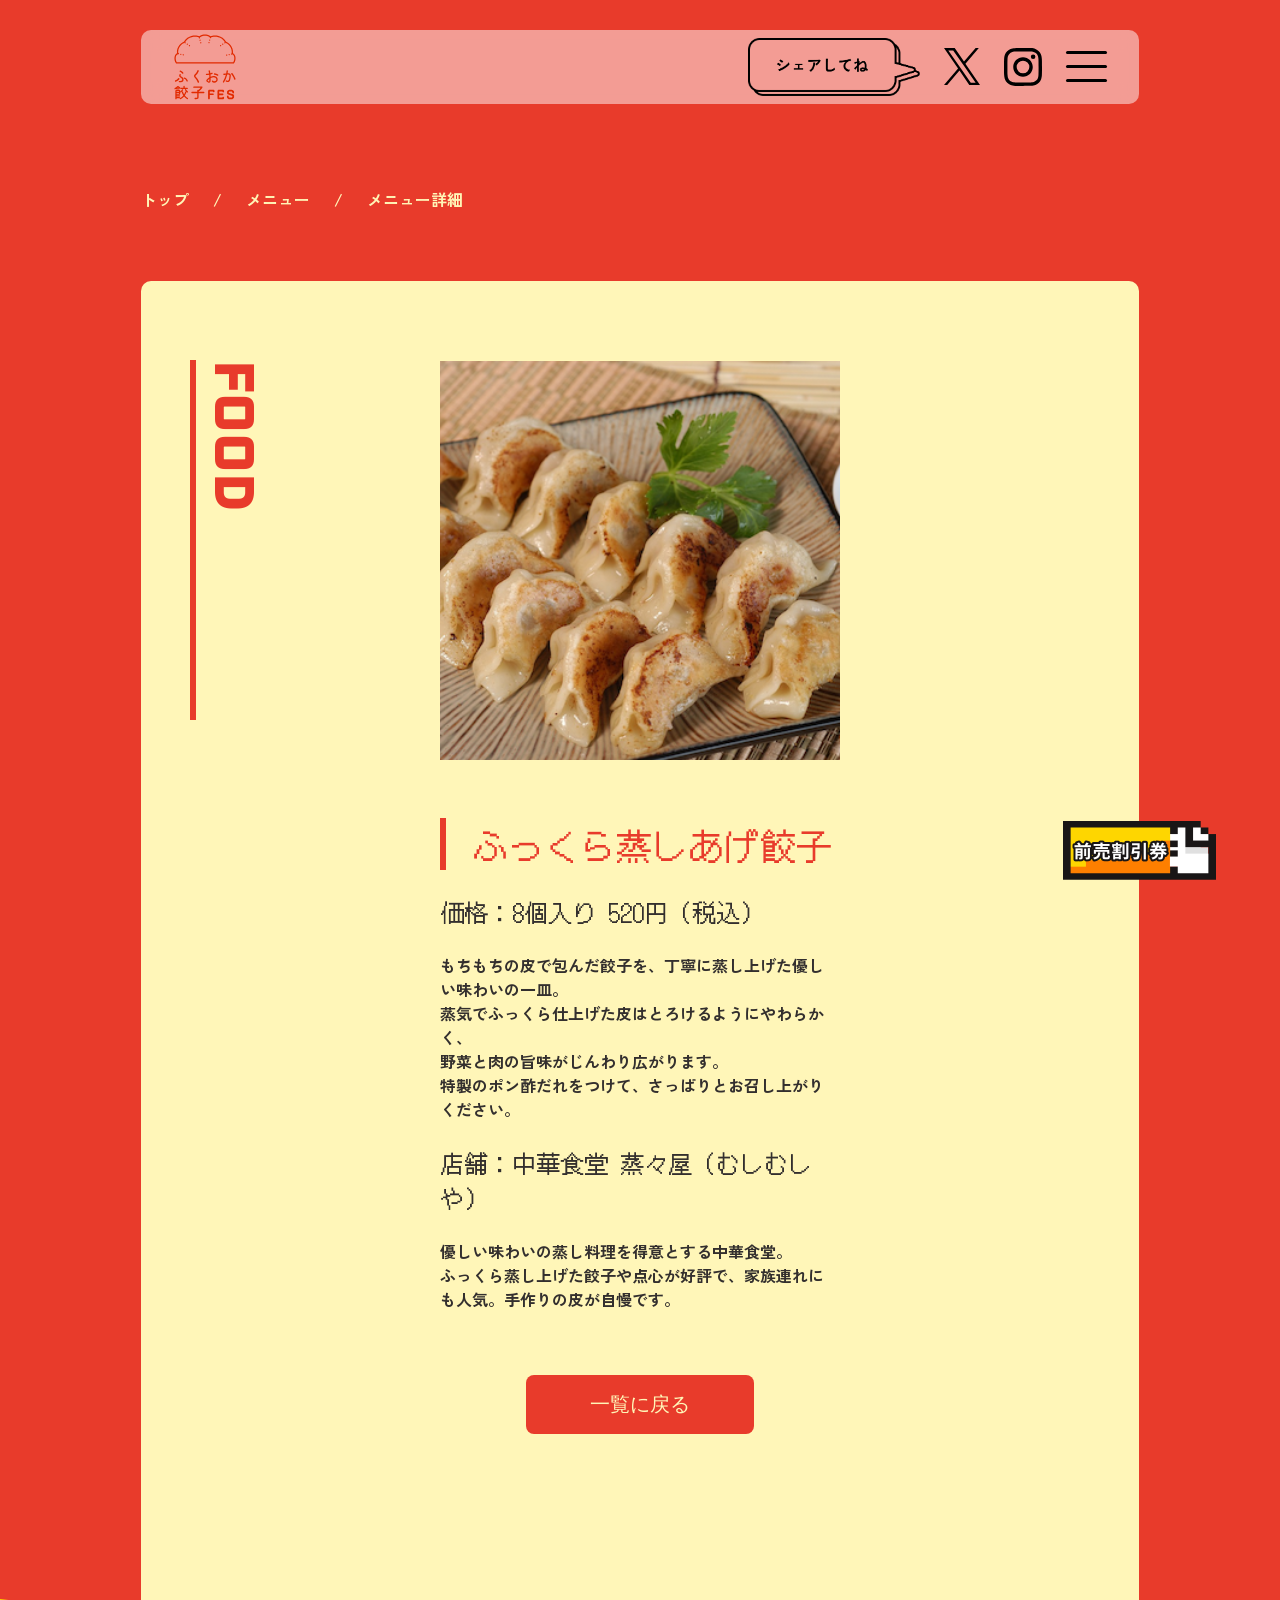
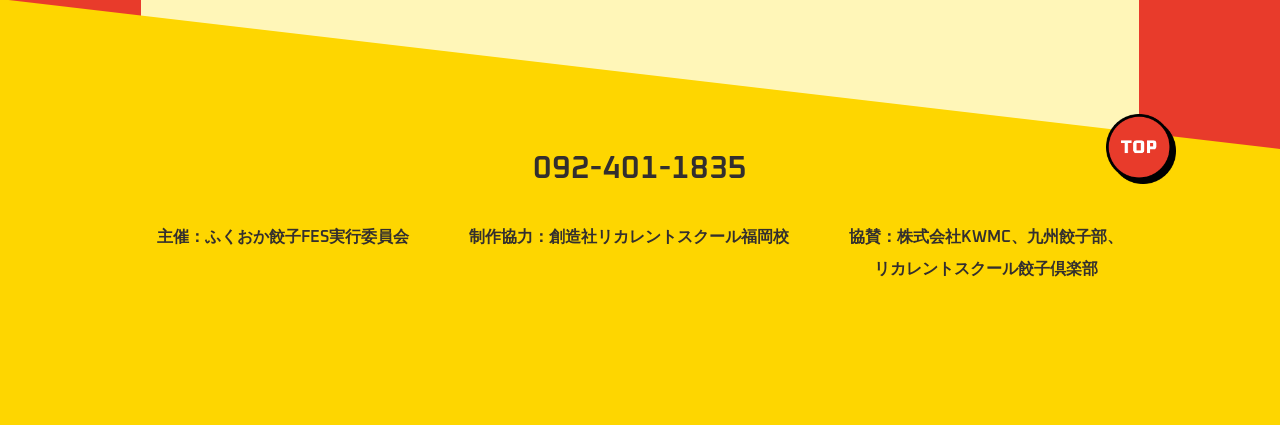
<file: gyozafes-d-team/menu/menu3.html>
<!DOCTYPE html>
<html lang="ja">

<head>
    <meta charset="UTF-8">
    <meta name="viewport" content="width=device-width, initial-scale=1.0">
    <title>福岡餃子FES</title>

    <!-- ファビコン -->
    <link rel="icon" type="image/ico" href="../images/logo.svg">

    <!-- CSS -->
    <!-- リセットCSS -->
    <link rel="stylesheet" href="../css/ress.css">
    <!-- 共通CSS -->
    <link rel="stylesheet" href="../css/common.css">
    <!-- 個別CSS -->
    <link rel="stylesheet" href="../css/food.css">

    <!-- フォント -->
    <link rel="preconnect" href="https://fonts.googleapis.com">
    <link rel="preconnect" href="https://fonts.gstatic.com" crossorigin>
    <link
        href="https://fonts.googleapis.com/css2?family=DotGothic16&family=Oxanium:wght@200..800&family=Pixelify+Sans:wght@400..700&family=Zen+Kaku+Gothic+New:wght@400;500;700;900&display=swap"
        rel="stylesheet">


</head>


<body>

    <!-- ヘッダー↓↓ -->

    <header class="page-header wrapper">
        <h1 class="logo"><a href="../index.html"><img src="../images/logo.svg" alt="福岡餃子フェス" class="logo-img"><a
                    href="index.html"></a></h1>

        <nav>
            <ul class="nav-flex">
                <li><img src="../images/nav-text.webp" alt="シェアしてね" class="header-img"></li>
                <li><a href="#" class="nav-icon"><img src="../images/nav_icon_x.svg" alt="X" class="icon1"></a></li>
                <li><a href="#" class="nav-icon"><img src="../images/nav_icon_instagram.svg" alt="instagram"
                            class="icon2"></a></li>
                <li>
                    <div id="ham-menu">
                        <!-- ハンバガーメニューのボタン -->
                        <div class="ham-menu-btn">
                            <span></span>
                        </div>

                        <!-- ハンバガーメニューの中身 -->
                        <div class="ham-menu-cont">
                            <div class="ham-held">
                                <p>開催場所：天神 長浜公園</p>
                                <p>開催期間：2030年4月27日〜5月12日</p>
                            </div>
                            <!-- ul>li*4>a -->
                            <ul class="ham-menu-list">
                                <li>
                                    <a href="../index.html">
                                        トップページ<br>
                                        <span>TOP</span>
                                    </a>
                                </li>
                                <li>
                                    <a href="../food.html">
                                        メニュー<br>
                                        <span>FOOD</span>
                                    </a>
                                </li>
                                <li>
                                    <a href="../contact.html">お問い合わせ<br>
                                        <span>CONTACT</span>
                                    </a>
                                </li>
                                <li>
                                    <a href="../faq.html">よくある質問<br>
                                        <span>FAQ</span>
                                    </a>
                                </li>
                            </ul>

                            <div class="ham-sns">
                                <p>公式Instagramを中心に<br>
                                    イベント情報を公開！</p>
                            </div>
                        </div>
                    </div>
                </li>
            </ul>
        </nav>
    </header>

    <!-- ヘッダーここまで -->


    <main>

        <!-- パンくずリスト -->
        <div class="bread-list wrapper">
            <ul class="bread-list-cont">
                <li><a href="../index.html">トップ</a></li>
                <li>/</li>
                <li><a href="../food.html">メニュー</a></li>
                <li>/</li>
                <li>メニュー詳細</li>
            </ul>
        </div>

        <section class="wrapper">
            <div class="title-flex">
                <div class="row-title">
                    <h2 class="row-text">FOOD</h2>
                    <span class="line"></span>
                </div>

                <div class="menu-flex">
                    <img src="../images/menu3.webp" alt="餃子の写真">
                    <div class="menu-item">
                        <div class="menu-text">
                            <p class="menu-title">ふっくら蒸しあげ餃子</p>
                            <p class="menu-sub">価格：8個入り 520円（税込）</p>
                            <p class="menu-p">
                                もちもちの皮で包んだ餃子を、丁寧に蒸し上げた優しい味わいの一皿。<br>
                            蒸気でふっくら仕上げた皮はとろけるようにやわらかく、<br>
                            野菜と肉の旨味がじんわり広がります。<br>
                            特製のポン酢だれをつけて、さっぱりとお召し上がりください。</p>
                            <p class="menu-sub">店舗：中華食堂 蒸々屋（むしむしや）</p>
                            <p class="menu-p"> 優しい味わいの蒸し料理を得意とする中華食堂。<br>
                                ふっくら蒸し上げた餃子や点心が好評で、家族連れにも人気。手作りの皮が自慢です。</p>
                        </div>
                        <a href="../food.html" class="btn">一覧に戻る</a>
                    </div>

                </div>



            </div>
            </div>



        </section>

    </main>



    <!-- フッター↓↓ -->

    <footer>
        <div class="wrapper">
            <a href="#top"><img src="../images/top_btn_red.webp" alt="top" class="top-img"></a>
            <p class="footer-num"> 092-401-1835</p>
            <div class="footer-flex">
                <div class="footer-text">
                    <p>主催：ふくおか餃子FES実行委員会</p>
                </div>
                <div class="footer-text">
                    <p>制作協力：創造社リカレントスクール福岡校</p>
                </div>
                <div class="footer-text">
                    <p>協賛：株式会社KWMC、九州餃子部、<br class="sp-br">リカレントスクール餃子倶楽部</p>
                </div>
            </div>

            <a href="#"><img src="../images/ticket.webp" alt="ticket" class="ticket"></a>

            <div><a href="#" class="ticket-sp"><img src="../images/ticket-sp.svg" alt="ticket" class="ticket-sp-img">
                    <p>前売り券の購入はこちら！</p>
                </a>
            </div>
        </div>



    </footer>

    <script src="../js/ham-menu.js"></script>

</body>

</html>
</file>
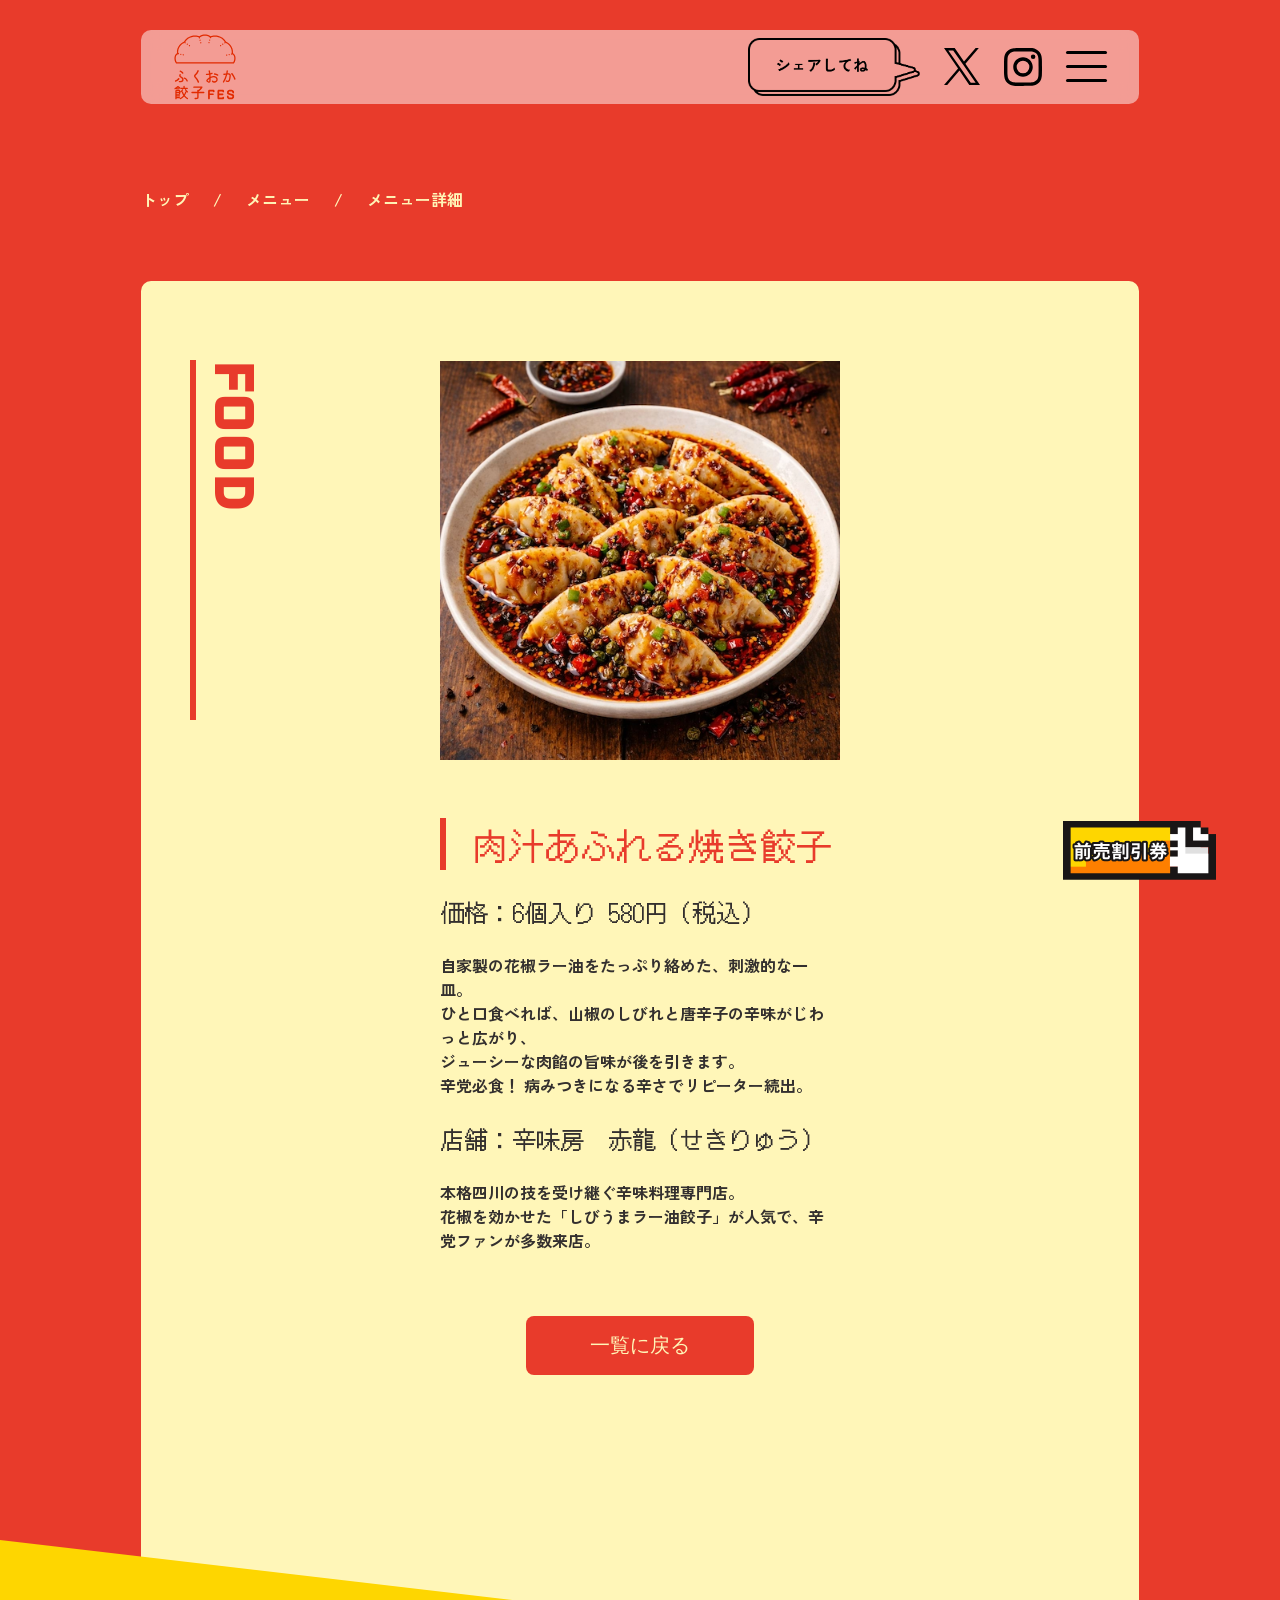
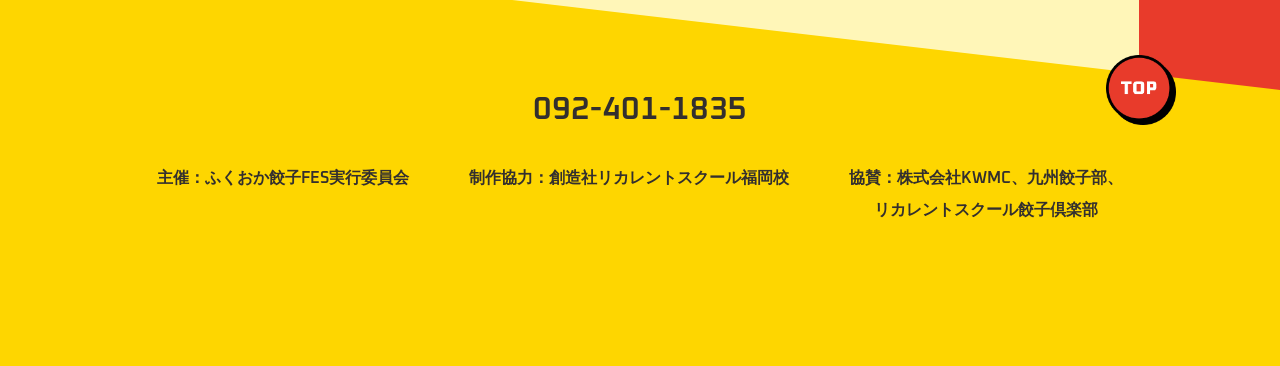
<file: gyozafes-d-team/menu/menu4.html>
<!DOCTYPE html>
<html lang="ja">

<head>
    <meta charset="UTF-8">
    <meta name="viewport" content="width=device-width, initial-scale=1.0">
    <title>福岡餃子FES</title>

    <!-- ファビコン -->
    <link rel="icon" type="image/ico" href="../images/logo.svg">

    <!-- CSS -->
    <!-- リセットCSS -->
    <link rel="stylesheet" href="../css/ress.css">
    <!-- 共通CSS -->
    <link rel="stylesheet" href="../css/common.css">
    <!-- 個別CSS -->
    <link rel="stylesheet" href="../css/food.css">

    <!-- フォント -->
    <link rel="preconnect" href="https://fonts.googleapis.com">
    <link rel="preconnect" href="https://fonts.gstatic.com" crossorigin>
    <link
        href="https://fonts.googleapis.com/css2?family=DotGothic16&family=Oxanium:wght@200..800&family=Pixelify+Sans:wght@400..700&family=Zen+Kaku+Gothic+New:wght@400;500;700;900&display=swap"
        rel="stylesheet">


</head>


<body>

    <!-- ヘッダー↓↓ -->

    <header class="page-header wrapper">
        <h1 class="logo"><a href="../index.html"><img src="../images/logo.svg" alt="福岡餃子フェス" class="logo-img"><a
                    href="index.html"></a></h1>

        <nav>
            <ul class="nav-flex">
                <li><img src="../images/nav-text.webp" alt="シェアしてね" class="header-img"></li>
                <li><a href="#" class="nav-icon"><img src="../images/nav_icon_x.svg" alt="X" class="icon1"></a></li>
                <li><a href="#" class="nav-icon"><img src="../images/nav_icon_instagram.svg" alt="instagram"
                            class="icon2"></a></li>
                <li>
                    <div id="ham-menu">
                        <!-- ハンバガーメニューのボタン -->
                        <div class="ham-menu-btn">
                            <span></span>
                        </div>

                        <!-- ハンバガーメニューの中身 -->
                        <div class="ham-menu-cont">
                            <div class="ham-held">
                                <p>開催場所：天神 長浜公園</p>
                                <p>開催期間：2030年4月27日〜5月12日</p>
                            </div>
                            <!-- ul>li*4>a -->
                            <ul class="ham-menu-list">
                                <li>
                                    <a href="../index.html">
                                        トップページ<br>
                                        <span>TOP</span>
                                    </a>
                                </li>
                                <li>
                                    <a href="../food.html">
                                        メニュー<br>
                                        <span>FOOD</span>
                                    </a>
                                </li>
                                <li>
                                    <a href="../contact.html">お問い合わせ<br>
                                        <span>CONTACT</span>
                                    </a>
                                </li>
                                <li>
                                    <a href="../faq.html">よくある質問<br>
                                        <span>FAQ</span>
                                    </a>
                                </li>
                            </ul>

                            <div class="ham-sns">
                                <p>公式Instagramを中心に<br>
                                    イベント情報を公開！</p>
                            </div>
                        </div>
                    </div>
                </li>
            </ul>
        </nav>
    </header>

    <!-- ヘッダーここまで -->


    <main>

        <!-- パンくずリスト -->
        <div class="bread-list wrapper">
            <ul class="bread-list-cont">
                <li><a href="../index.html">トップ</a></li>
                <li>/</li>
                <li><a href="../food.html">メニュー</a></li>
                <li>/</li>
                <li>メニュー詳細</li>
            </ul>
        </div>

        <section class="wrapper">
            <div class="title-flex">
                <div class="row-title">
                    <h2 class="row-text">FOOD</h2>
                    <span class="line"></span>
                </div>

                <div class="menu-flex">
                    <img src="../images/menu4.webp" alt="餃子の写真">
                    <div class="menu-item">
                        <div class="menu-text">
                            <p class="menu-title">肉汁あふれる焼き餃子</p>
                            <p class="menu-sub">価格：6個入り 580円（税込）</p>
                            <p class="menu-p">
                                自家製の花椒ラー油をたっぷり絡めた、刺激的な一皿。<br>
                        ひと口食べれば、山椒のしびれと唐辛子の辛味がじわっと広がり、<br>
                        ジューシーな肉餡の旨味が後を引きます。<br>
                        辛党必食！ 病みつきになる辛さでリピーター続出。</p>
                            <p class="menu-sub">店舗：辛味房　赤龍（せきりゅう）</p>
                            <p class="menu-p"> 本格四川の技を受け継ぐ辛味料理専門店。<br>
                                花椒を効かせた「しびうまラー油餃子」が人気で、辛党ファンが多数来店。
                                </p>
                        </div>
                        <a href="../food.html" class="btn">一覧に戻る</a>
                    </div>

                </div>



            </div>
            </div>



        </section>

    </main>



    <!-- フッター↓↓ -->

    <footer>
        <div class="wrapper">
            <a href="#top"><img src="../images/top_btn_red.webp" alt="top" class="top-img"></a>
            <p class="footer-num"> 092-401-1835</p>
            <div class="footer-flex">
                <div class="footer-text">
                    <p>主催：ふくおか餃子FES実行委員会</p>
                </div>
                <div class="footer-text">
                    <p>制作協力：創造社リカレントスクール福岡校</p>
                </div>
                <div class="footer-text">
                    <p>協賛：株式会社KWMC、九州餃子部、<br class="sp-br">リカレントスクール餃子倶楽部</p>
                </div>
            </div>

            <a href="#"><img src="../images/ticket.webp" alt="ticket" class="ticket"></a>

            <div><a href="#" class="ticket-sp"><img src="../images/ticket-sp.svg" alt="ticket" class="ticket-sp-img">
                    <p>前売り券の購入はこちら！</p>
                </a>
            </div>
        </div>



    </footer>

    <script src="../js/ham-menu.js"></script>

</body>

</html>
</file>
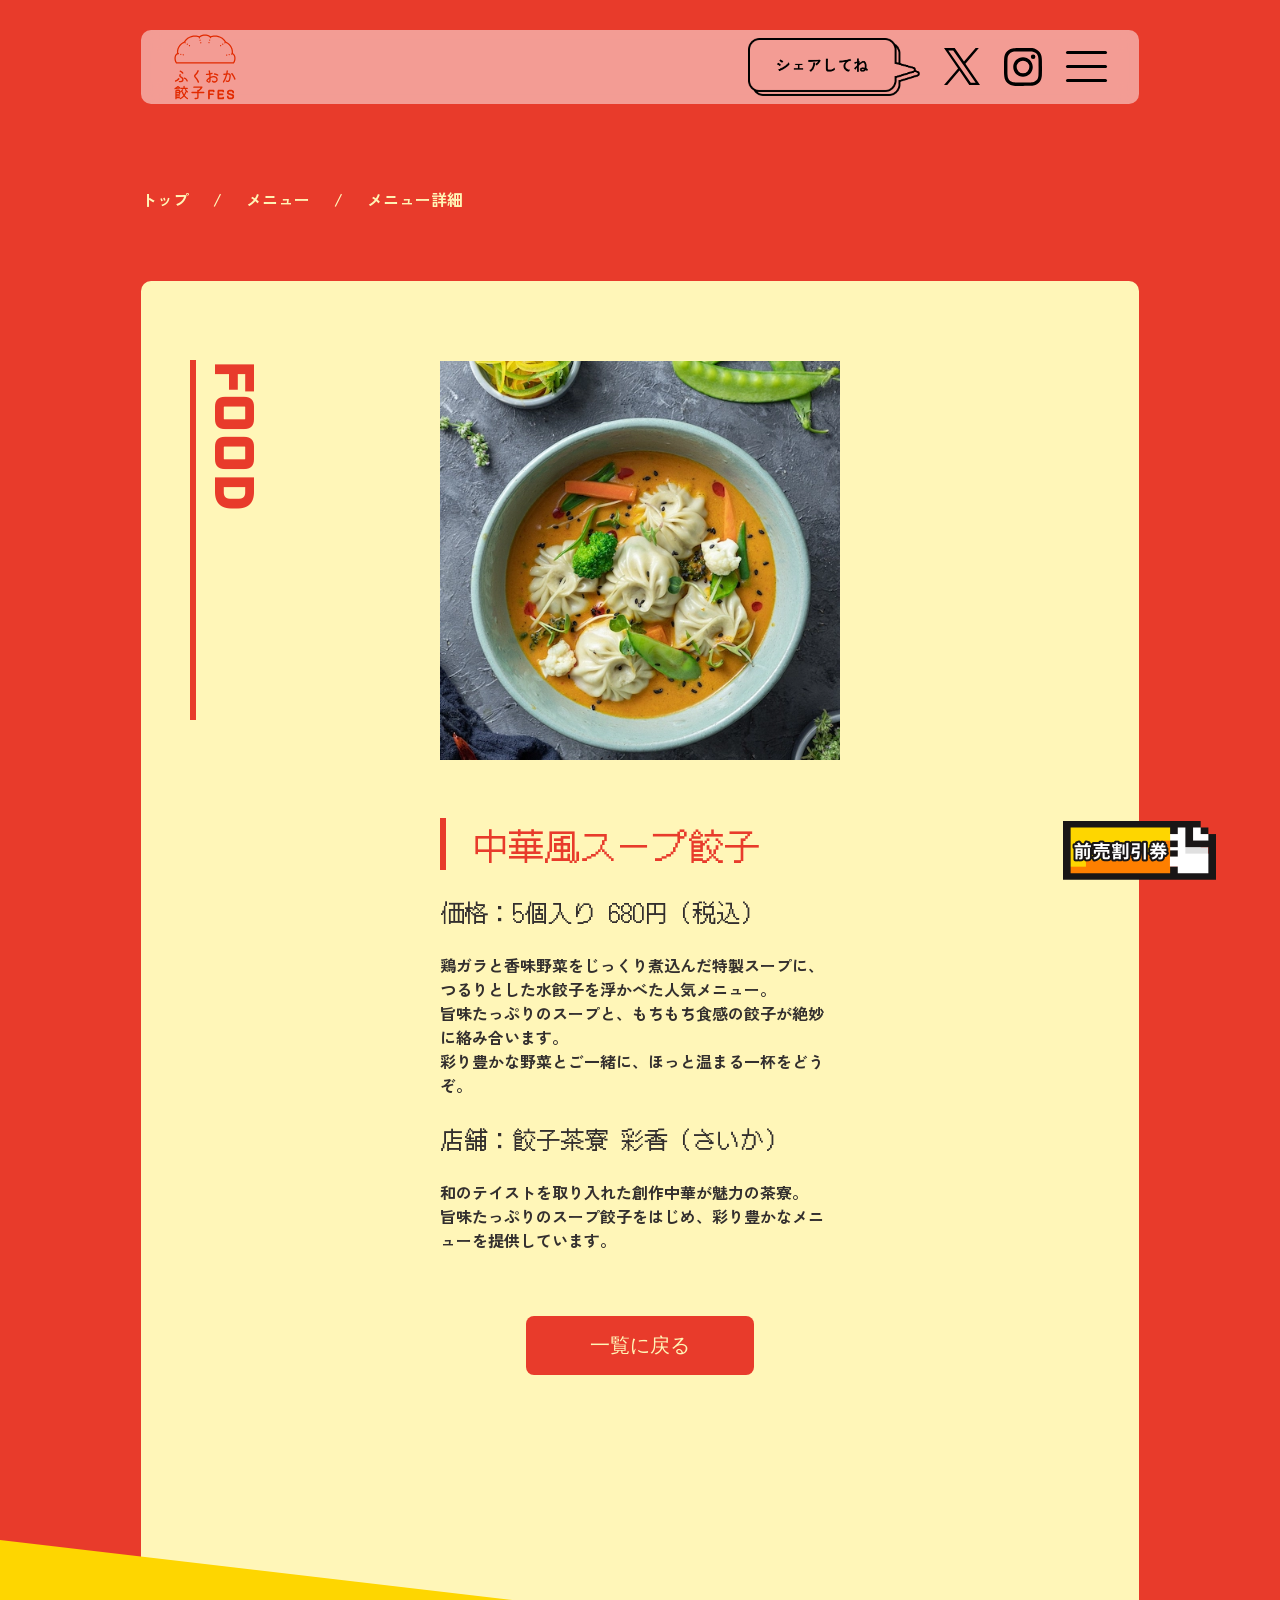
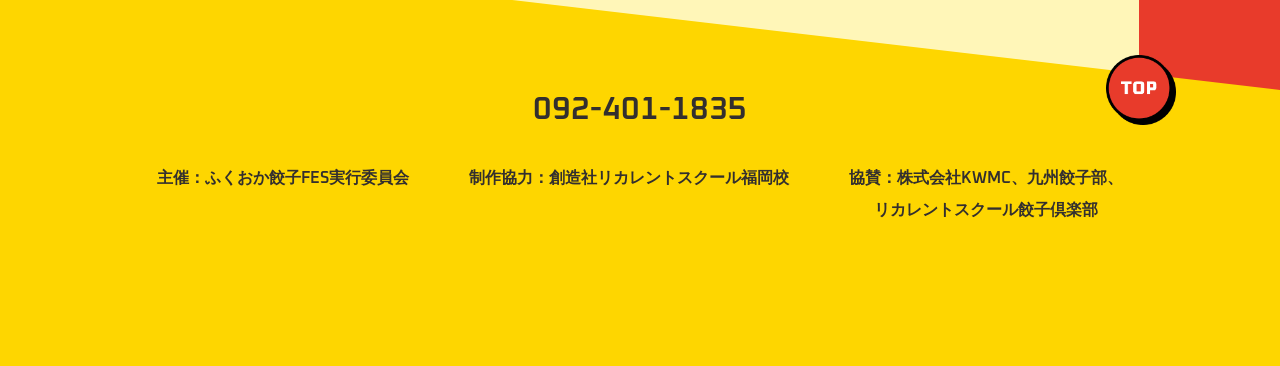
<file: gyozafes-d-team/menu/menu5.html>
<!DOCTYPE html>
<html lang="ja">

<head>
    <meta charset="UTF-8">
    <meta name="viewport" content="width=device-width, initial-scale=1.0">
    <title>福岡餃子FES</title>

    <!-- ファビコン -->
    <link rel="icon" type="image/ico" href="../images/logo.svg">

    <!-- CSS -->
    <!-- リセットCSS -->
    <link rel="stylesheet" href="../css/ress.css">
    <!-- 共通CSS -->
    <link rel="stylesheet" href="../css/common.css">
    <!-- 個別CSS -->
    <link rel="stylesheet" href="../css/food.css">

    <!-- フォント -->
    <link rel="preconnect" href="https://fonts.googleapis.com">
    <link rel="preconnect" href="https://fonts.gstatic.com" crossorigin>
    <link
        href="https://fonts.googleapis.com/css2?family=DotGothic16&family=Oxanium:wght@200..800&family=Pixelify+Sans:wght@400..700&family=Zen+Kaku+Gothic+New:wght@400;500;700;900&display=swap"
        rel="stylesheet">


</head>


<body>

    <!-- ヘッダー↓↓ -->

    <header class="page-header wrapper">
        <h1 class="logo"><a href="../index.html"><img src="../images/logo.svg" alt="福岡餃子フェス" class="logo-img"><a
                    href="index.html"></a></h1>

        <nav>
            <ul class="nav-flex">
                <li><img src="../images/nav-text.webp" alt="シェアしてね" class="header-img"></li>
                <li><a href="#" class="nav-icon"><img src="../images/nav_icon_x.svg" alt="X" class="icon1"></a></li>
                <li><a href="#" class="nav-icon"><img src="../images/nav_icon_instagram.svg" alt="instagram"
                            class="icon2"></a></li>
                <li>
                    <div id="ham-menu">
                        <!-- ハンバガーメニューのボタン -->
                        <div class="ham-menu-btn">
                            <span></span>
                        </div>

                        <!-- ハンバガーメニューの中身 -->
                        <div class="ham-menu-cont">
                            <div class="ham-held">
                                <p>開催場所：天神 長浜公園</p>
                                <p>開催期間：2030年4月27日〜5月12日</p>
                            </div>
                            <!-- ul>li*4>a -->
                            <ul class="ham-menu-list">
                                <li>
                                    <a href="../index.html">
                                        トップページ<br>
                                        <span>TOP</span>
                                    </a>
                                </li>
                                <li>
                                    <a href="../food.html">
                                        メニュー<br>
                                        <span>FOOD</span>
                                    </a>
                                </li>
                                <li>
                                    <a href="../contact.html">お問い合わせ<br>
                                        <span>CONTACT</span>
                                    </a>
                                </li>
                                <li>
                                    <a href="../faq.html">よくある質問<br>
                                        <span>FAQ</span>
                                    </a>
                                </li>
                            </ul>

                            <div class="ham-sns">
                                <p>公式Instagramを中心に<br>
                                    イベント情報を公開！</p>
                            </div>
                        </div>
                    </div>
                </li>
            </ul>
        </nav>
    </header>

    <!-- ヘッダーここまで -->


    <main>

        <!-- パンくずリスト -->
        <div class="bread-list wrapper">
            <ul class="bread-list-cont">
                <li><a href="../index.html">トップ</a></li>
                <li>/</li>
                <li><a href="../food.html">メニュー</a></li>
                <li>/</li>
                <li>メニュー詳細</li>
            </ul>
        </div>

        <section class="wrapper">
            <div class="title-flex">
                <div class="row-title">
                    <h2 class="row-text">FOOD</h2>
                    <span class="line"></span>
                </div>

                <div class="menu-flex">
                    <img src="../images/menu5.webp" alt="餃子の写真">
                    <div class="menu-item">
                        <div class="menu-text">
                            <p class="menu-title">中華風スープ餃子</p>
                            <p class="menu-sub">価格：5個入り 680円（税込）</p>
                            <p class="menu-p">
                                鶏ガラと香味野菜をじっくり煮込んだ特製スープに、<br>
                        つるりとした水餃子を浮かべた人気メニュー。<br>
                        旨味たっぷりのスープと、もちもち食感の餃子が絶妙に絡み合います。<br>
                        彩り豊かな野菜とご一緒に、ほっと温まる一杯をどうぞ。</p>
                            <p class="menu-sub">店舗：餃子茶寮 彩香（さいか）</p>
                            <p class="menu-p"> 和のテイストを取り入れた創作中華が魅力の茶寮。<br>
                                旨味たっぷりのスープ餃子をはじめ、彩り豊かなメニューを提供しています。</p>
                        </div>
                        <a href="../food.html" class="btn">一覧に戻る</a>
                    </div>

                </div>



            </div>
            </div>



        </section>

    </main>



    <!-- フッター↓↓ -->

    <footer>
        <div class="wrapper">
            <a href="#top"><img src="../images/top_btn_red.webp" alt="top" class="top-img"></a>
            <p class="footer-num"> 092-401-1835</p>
            <div class="footer-flex">
                <div class="footer-text">
                    <p>主催：ふくおか餃子FES実行委員会</p>
                </div>
                <div class="footer-text">
                    <p>制作協力：創造社リカレントスクール福岡校</p>
                </div>
                <div class="footer-text">
                    <p>協賛：株式会社KWMC、九州餃子部、<br class="sp-br">リカレントスクール餃子倶楽部</p>
                </div>
            </div>

            <a href="#"><img src="../images/ticket.webp" alt="ticket" class="ticket"></a>

            <div><a href="#" class="ticket-sp"><img src="../images/ticket-sp.svg" alt="ticket" class="ticket-sp-img">
                    <p>前売り券の購入はこちら！</p>
                </a>
            </div>
        </div>



    </footer>

    <script src="../js/ham-menu.js"></script>

</body>

</html>
</file>
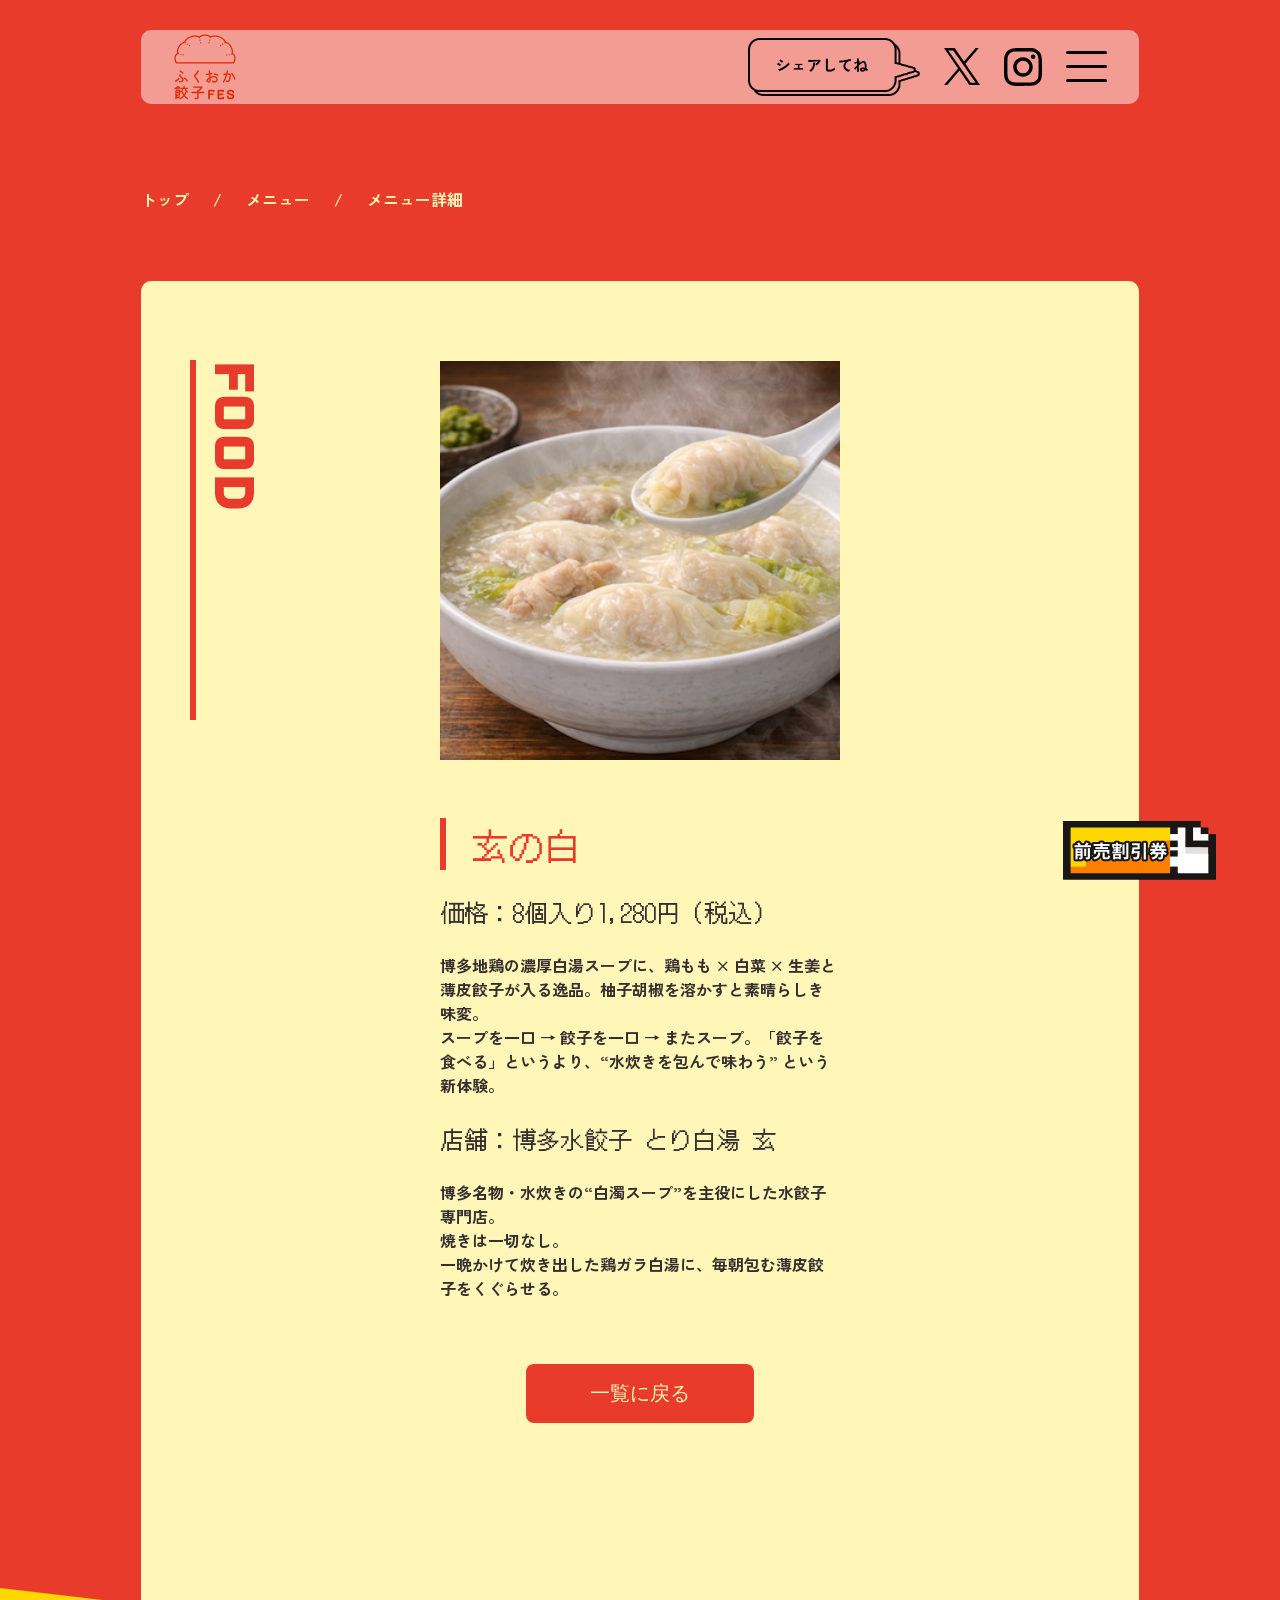
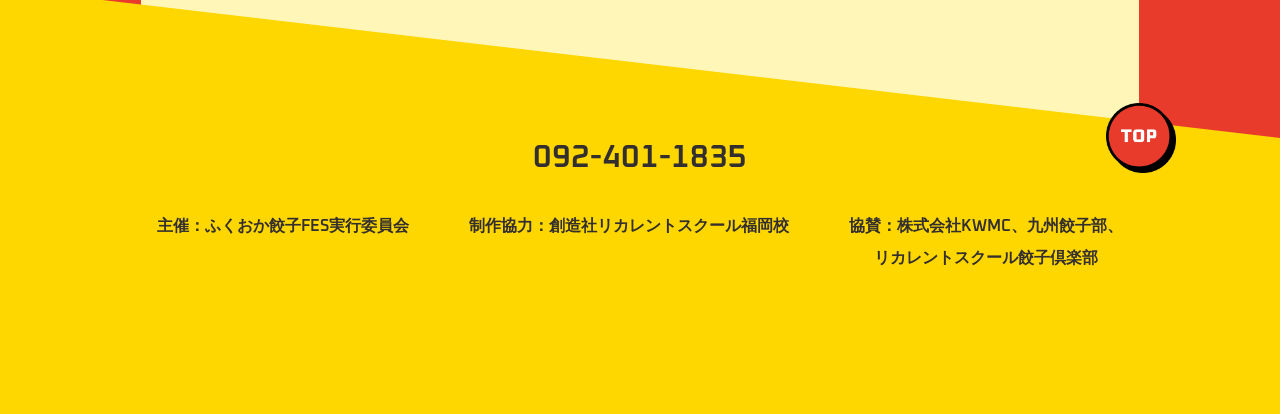
<file: gyozafes-d-team/menu/menu6.html>
<!DOCTYPE html>
<html lang="ja">

<head>
    <meta charset="UTF-8">
    <meta name="viewport" content="width=device-width, initial-scale=1.0">
    <title>福岡餃子FES</title>

    <!-- ファビコン -->
    <link rel="icon" type="image/ico" href="../images/logo.svg">

    <!-- CSS -->
    <!-- リセットCSS -->
    <link rel="stylesheet" href="../css/ress.css">
    <!-- 共通CSS -->
    <link rel="stylesheet" href="../css/common.css">
    <!-- 個別CSS -->
    <link rel="stylesheet" href="../css/food.css">

    <!-- フォント -->
    <link rel="preconnect" href="https://fonts.googleapis.com">
    <link rel="preconnect" href="https://fonts.gstatic.com" crossorigin>
    <link
        href="https://fonts.googleapis.com/css2?family=DotGothic16&family=Oxanium:wght@200..800&family=Pixelify+Sans:wght@400..700&family=Zen+Kaku+Gothic+New:wght@400;500;700;900&display=swap"
        rel="stylesheet">


</head>


<body>

    <!-- ヘッダー↓↓ -->

    <header class="page-header wrapper">
        <h1 class="logo"><a href="../index.html"><img src="../images/logo.svg" alt="福岡餃子フェス" class="logo-img"><a
                    href="index.html"></a></h1>

        <nav>
            <ul class="nav-flex">
                <li><img src="../images/nav-text.webp" alt="シェアしてね" class="header-img"></li>
                <li><a href="#" class="nav-icon"><img src="../images/nav_icon_x.svg" alt="X" class="icon1"></a></li>
                <li><a href="#" class="nav-icon"><img src="../images/nav_icon_instagram.svg" alt="instagram"
                            class="icon2"></a></li>
                <li>
                    <div id="ham-menu">
                        <!-- ハンバガーメニューのボタン -->
                        <div class="ham-menu-btn">
                            <span></span>
                        </div>

                        <!-- ハンバガーメニューの中身 -->
                        <div class="ham-menu-cont">
                            <div class="ham-held">
                                <p>開催場所：天神 長浜公園</p>
                                <p>開催期間：2030年4月27日〜5月12日</p>
                            </div>
                            <!-- ul>li*4>a -->
                            <ul class="ham-menu-list">
                                <li>
                                    <a href="../index.html">
                                        トップページ<br>
                                        <span>TOP</span>
                                    </a>
                                </li>
                                <li>
                                    <a href="../food.html">
                                        メニュー<br>
                                        <span>FOOD</span>
                                    </a>
                                </li>
                                <li>
                                    <a href="../contact.html">お問い合わせ<br>
                                        <span>CONTACT</span>
                                    </a>
                                </li>
                                <li>
                                    <a href="../faq.html">よくある質問<br>
                                        <span>FAQ</span>
                                    </a>
                                </li>
                            </ul>

                            <div class="ham-sns">
                                <p>公式Instagramを中心に<br>
                                    イベント情報を公開！</p>
                            </div>
                        </div>
                    </div>
                </li>
            </ul>
        </nav>
    </header>

    <!-- ヘッダーここまで -->


    <main>

        <!-- パンくずリスト -->
        <div class="bread-list wrapper">
            <ul class="bread-list-cont">
                <li><a href="../index.html">トップ</a></li>
                <li>/</li>
                <li><a href="../food.html">メニュー</a></li>
                <li>/</li>
                <li>メニュー詳細</li>
            </ul>
        </div>

        <section class="wrapper">
            <div class="title-flex">
                <div class="row-title">
                    <h2 class="row-text">FOOD</h2>
                    <span class="line"></span>
                </div>

                <div class="menu-flex">
                    <img src="../images/menu6.webp" alt="餃子の写真">
                    <div class="menu-item">
                        <div class="menu-text">
                            <p class="menu-title">玄の白</p>
                            <p class="menu-sub">価格：8個入り1,280円（税込）</p>
                            <p class="menu-p">
                                博多地鶏の濃厚白湯スープに、鶏もも × 白菜 × 生姜と薄皮餃子が入る逸品。柚子胡椒を溶かすと素晴らしき味変。<br>
                                スープを一口 → 餃子を一口 → またスープ。「餃子を食べる」というより、“水炊きを包んで味わう” という新体験。<br>
                            <p class="menu-sub">店舗：博多水餃子 とり白湯 玄</p>
                            <p class="menu-p">博多名物・水炊きの“白濁スープ”を主役にした水餃子専門店。<br>
                        焼きは一切なし。<br>
                        一晩かけて炊き出した鶏ガラ白湯に、毎朝包む薄皮餃子をくぐらせる。</p>
                        </div>
                        <a href="../food.html" class="btn">一覧に戻る</a>
                    </div>

                </div>



            </div>
            </div>



        </section>

    </main>



    <!-- フッター↓↓ -->

    <footer>
        <div class="wrapper">
            <a href="#top"><img src="../images/top_btn_red.webp" alt="top" class="top-img"></a>
            <p class="footer-num"> 092-401-1835</p>
            <div class="footer-flex">
                <div class="footer-text">
                    <p>主催：ふくおか餃子FES実行委員会</p>
                </div>
                <div class="footer-text">
                    <p>制作協力：創造社リカレントスクール福岡校</p>
                </div>
                <div class="footer-text">
                    <p>協賛：株式会社KWMC、九州餃子部、<br class="sp-br">リカレントスクール餃子倶楽部</p>
                </div>
            </div>

            <a href="#"><img src="../images/ticket.webp" alt="ticket" class="ticket"></a>

            <div><a href="#" class="ticket-sp"><img src="../images/ticket-sp.svg" alt="ticket" class="ticket-sp-img">
                    <p>前売り券の購入はこちら！</p>
                </a>
            </div>
        </div>



    </footer>

    <script src="../js/ham-menu.js"></script>

</body>

</html>
</file>
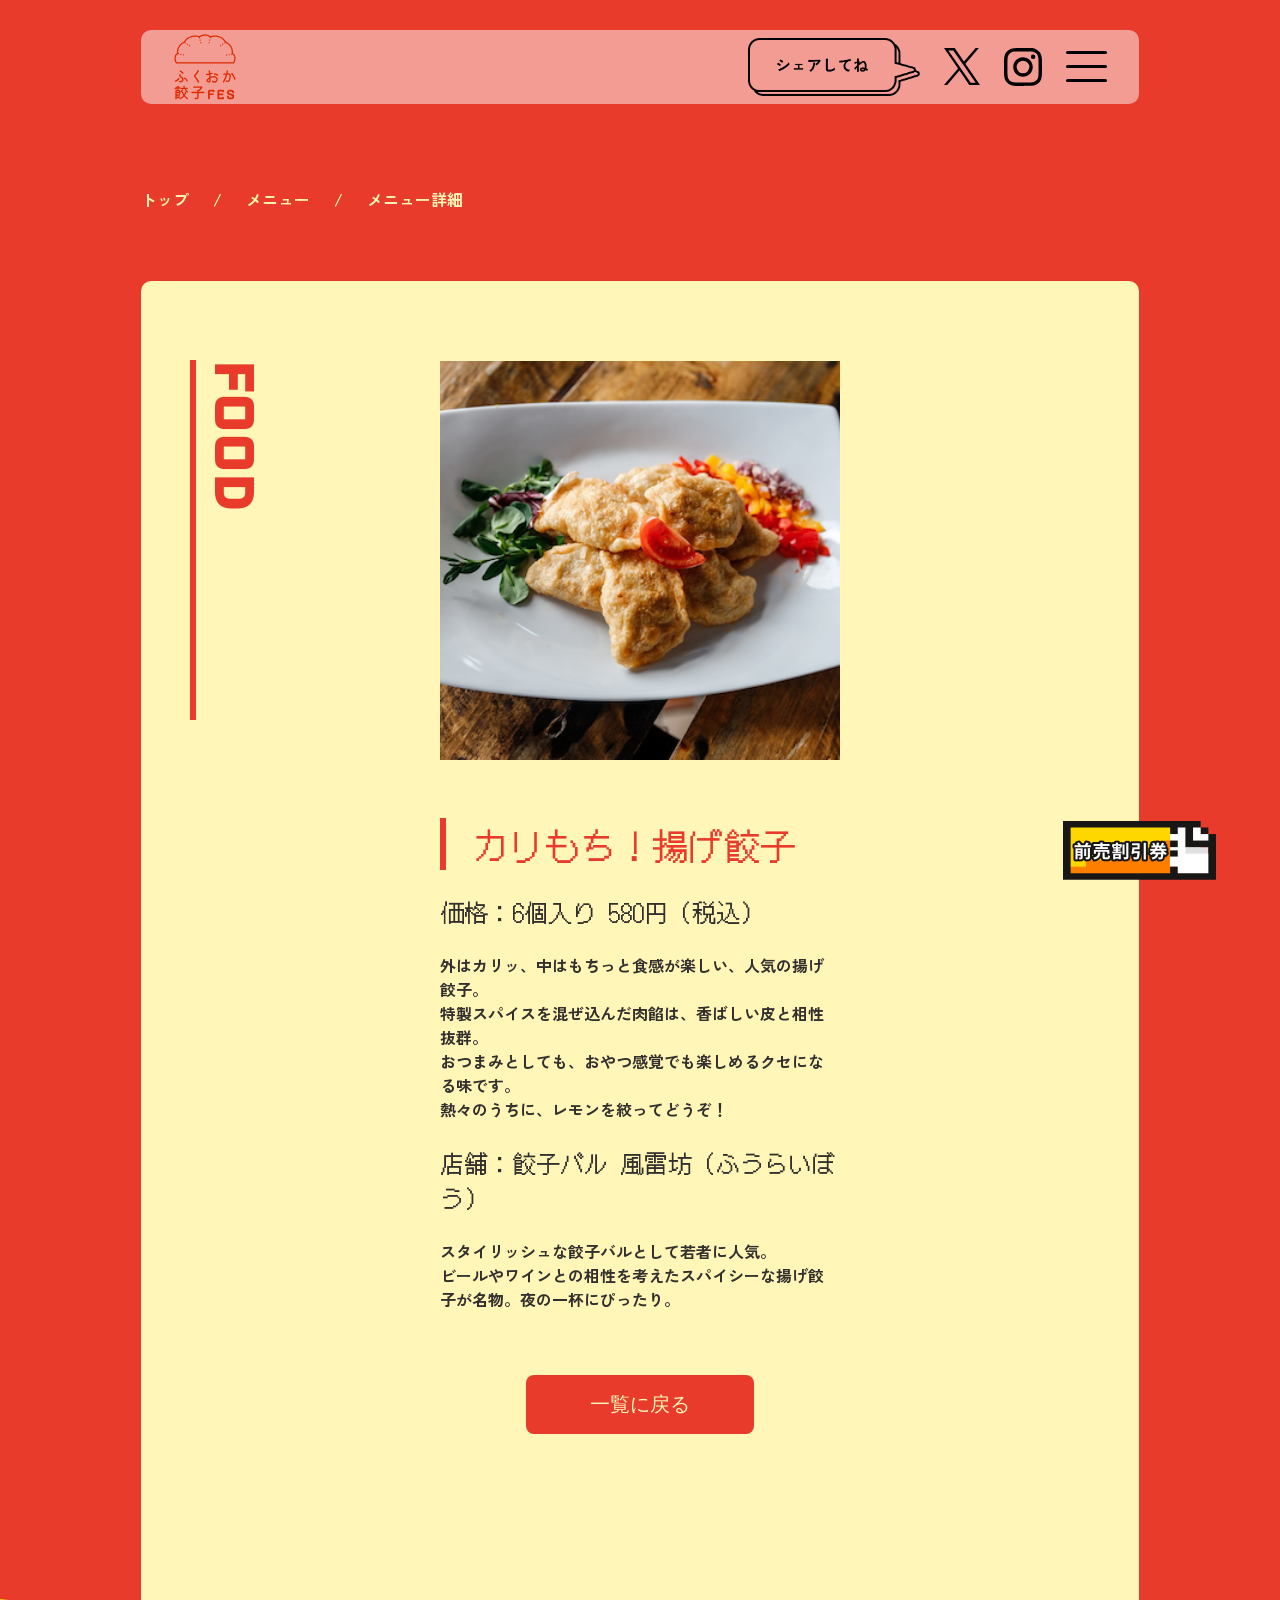
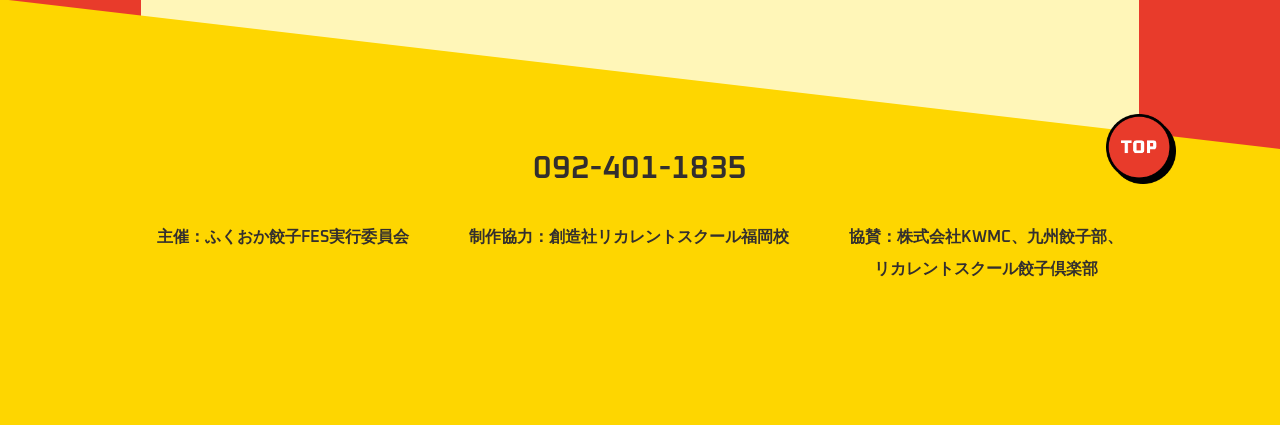
<file: gyozafes-d-team/menu/menu7.html>
<!DOCTYPE html>
<html lang="ja">

<head>
    <meta charset="UTF-8">
    <meta name="viewport" content="width=device-width, initial-scale=1.0">
    <title>福岡餃子FES</title>

    <!-- ファビコン -->
    <link rel="icon" type="image/ico" href="../images/logo.svg">

    <!-- CSS -->
    <!-- リセットCSS -->
    <link rel="stylesheet" href="../css/ress.css">
    <!-- 共通CSS -->
    <link rel="stylesheet" href="../css/common.css">
    <!-- 個別CSS -->
    <link rel="stylesheet" href="../css/food.css">

    <!-- フォント -->
    <link rel="preconnect" href="https://fonts.googleapis.com">
    <link rel="preconnect" href="https://fonts.gstatic.com" crossorigin>
    <link
        href="https://fonts.googleapis.com/css2?family=DotGothic16&family=Oxanium:wght@200..800&family=Pixelify+Sans:wght@400..700&family=Zen+Kaku+Gothic+New:wght@400;500;700;900&display=swap"
        rel="stylesheet">


</head>


<body>

    <!-- ヘッダー↓↓ -->

    <header class="page-header wrapper">
        <h1 class="logo"><a href="../index.html"><img src="../images/logo.svg" alt="福岡餃子フェス" class="logo-img"><a
                    href="index.html"></a></h1>

        <nav>
            <ul class="nav-flex">
                <li><img src="../images/nav-text.webp" alt="シェアしてね" class="header-img"></li>
                <li><a href="#" class="nav-icon"><img src="../images/nav_icon_x.svg" alt="X" class="icon1"></a></li>
                <li><a href="#" class="nav-icon"><img src="../images/nav_icon_instagram.svg" alt="instagram"
                            class="icon2"></a></li>
                <li>
                    <div id="ham-menu">
                        <!-- ハンバガーメニューのボタン -->
                        <div class="ham-menu-btn">
                            <span></span>
                        </div>

                        <!-- ハンバガーメニューの中身 -->
                        <div class="ham-menu-cont">
                            <div class="ham-held">
                                <p>開催場所：天神 長浜公園</p>
                                <p>開催期間：2030年4月27日〜5月12日</p>
                            </div>
                            <!-- ul>li*4>a -->
                            <ul class="ham-menu-list">
                                <li>
                                    <a href="../index.html">
                                        トップページ<br>
                                        <span>TOP</span>
                                    </a>
                                </li>
                                <li>
                                    <a href="../food.html">
                                        メニュー<br>
                                        <span>FOOD</span>
                                    </a>
                                </li>
                                <li>
                                    <a href="../contact.html">お問い合わせ<br>
                                        <span>CONTACT</span>
                                    </a>
                                </li>
                                <li>
                                    <a href="../faq.html">よくある質問<br>
                                        <span>FAQ</span>
                                    </a>
                                </li>
                            </ul>

                            <div class="ham-sns">
                                <p>公式Instagramを中心に<br>
                                    イベント情報を公開！</p>
                            </div>
                        </div>
                    </div>
                </li>
            </ul>
        </nav>
    </header>

    <!-- ヘッダーここまで -->


    <main>

        <!-- パンくずリスト -->
        <div class="bread-list wrapper">
            <ul class="bread-list-cont">
                <li><a href="../index.html">トップ</a></li>
                <li>/</li>
                <li><a href="../food.html">メニュー</a></li>
                <li>/</li>
                <li>メニュー詳細</li>
            </ul>
        </div>

        <section class="wrapper">
            <div class="title-flex">
                <div class="row-title">
                    <h2 class="row-text">FOOD</h2>
                    <span class="line"></span>
                </div>

                <div class="menu-flex">
                    <img src="../images/menu7.webp" alt="餃子の写真">
                    <div class="menu-item">
                        <div class="menu-text">
                            <p class="menu-title">カリもち！揚げ餃子</p>
                            <p class="menu-sub">価格：6個入り 580円（税込）</p>
                            <p class="menu-p">
                                外はカリッ、中はもちっと食感が楽しい、人気の揚げ餃子。<br>
                                特製スパイスを混ぜ込んだ肉餡は、香ばしい皮と相性抜群。<br>
                                おつまみとしても、おやつ感覚でも楽しめるクセになる味です。<br>
                                熱々のうちに、レモンを絞ってどうぞ！</p>
                            <p class="menu-sub">店舗：餃子バル 風雷坊（ふうらいぼう）</p>
                            <p class="menu-p">スタイリッシュな餃子バルとして若者に人気。<br>
                                ビールやワインとの相性を考えたスパイシーな揚げ餃子が名物。夜の一杯にぴったり。</p>
                        </div>
                        <a href="../food.html" class="btn">一覧に戻る</a>
                    </div>

                </div>



            </div>
            </div>



        </section>

    </main>



    <!-- フッター↓↓ -->

    <footer>
        <div class="wrapper">
            <a href="#top"><img src="../images/top_btn_red.webp" alt="top" class="top-img"></a>
            <p class="footer-num"> 092-401-1835</p>
            <div class="footer-flex">
                <div class="footer-text">
                    <p>主催：ふくおか餃子FES実行委員会</p>
                </div>
                <div class="footer-text">
                    <p>制作協力：創造社リカレントスクール福岡校</p>
                </div>
                <div class="footer-text">
                    <p>協賛：株式会社KWMC、九州餃子部、<br class="sp-br">リカレントスクール餃子倶楽部</p>
                </div>
            </div>

            <a href="#"><img src="../images/ticket.webp" alt="ticket" class="ticket"></a>

            <div><a href="#" class="ticket-sp"><img src="../images/ticket-sp.svg" alt="ticket" class="ticket-sp-img">
                    <p>前売り券の購入はこちら！</p>
                </a>
            </div>
        </div>



    </footer>

    <script src="../js/ham-menu.js"></script>

</body>

</html>
</file>
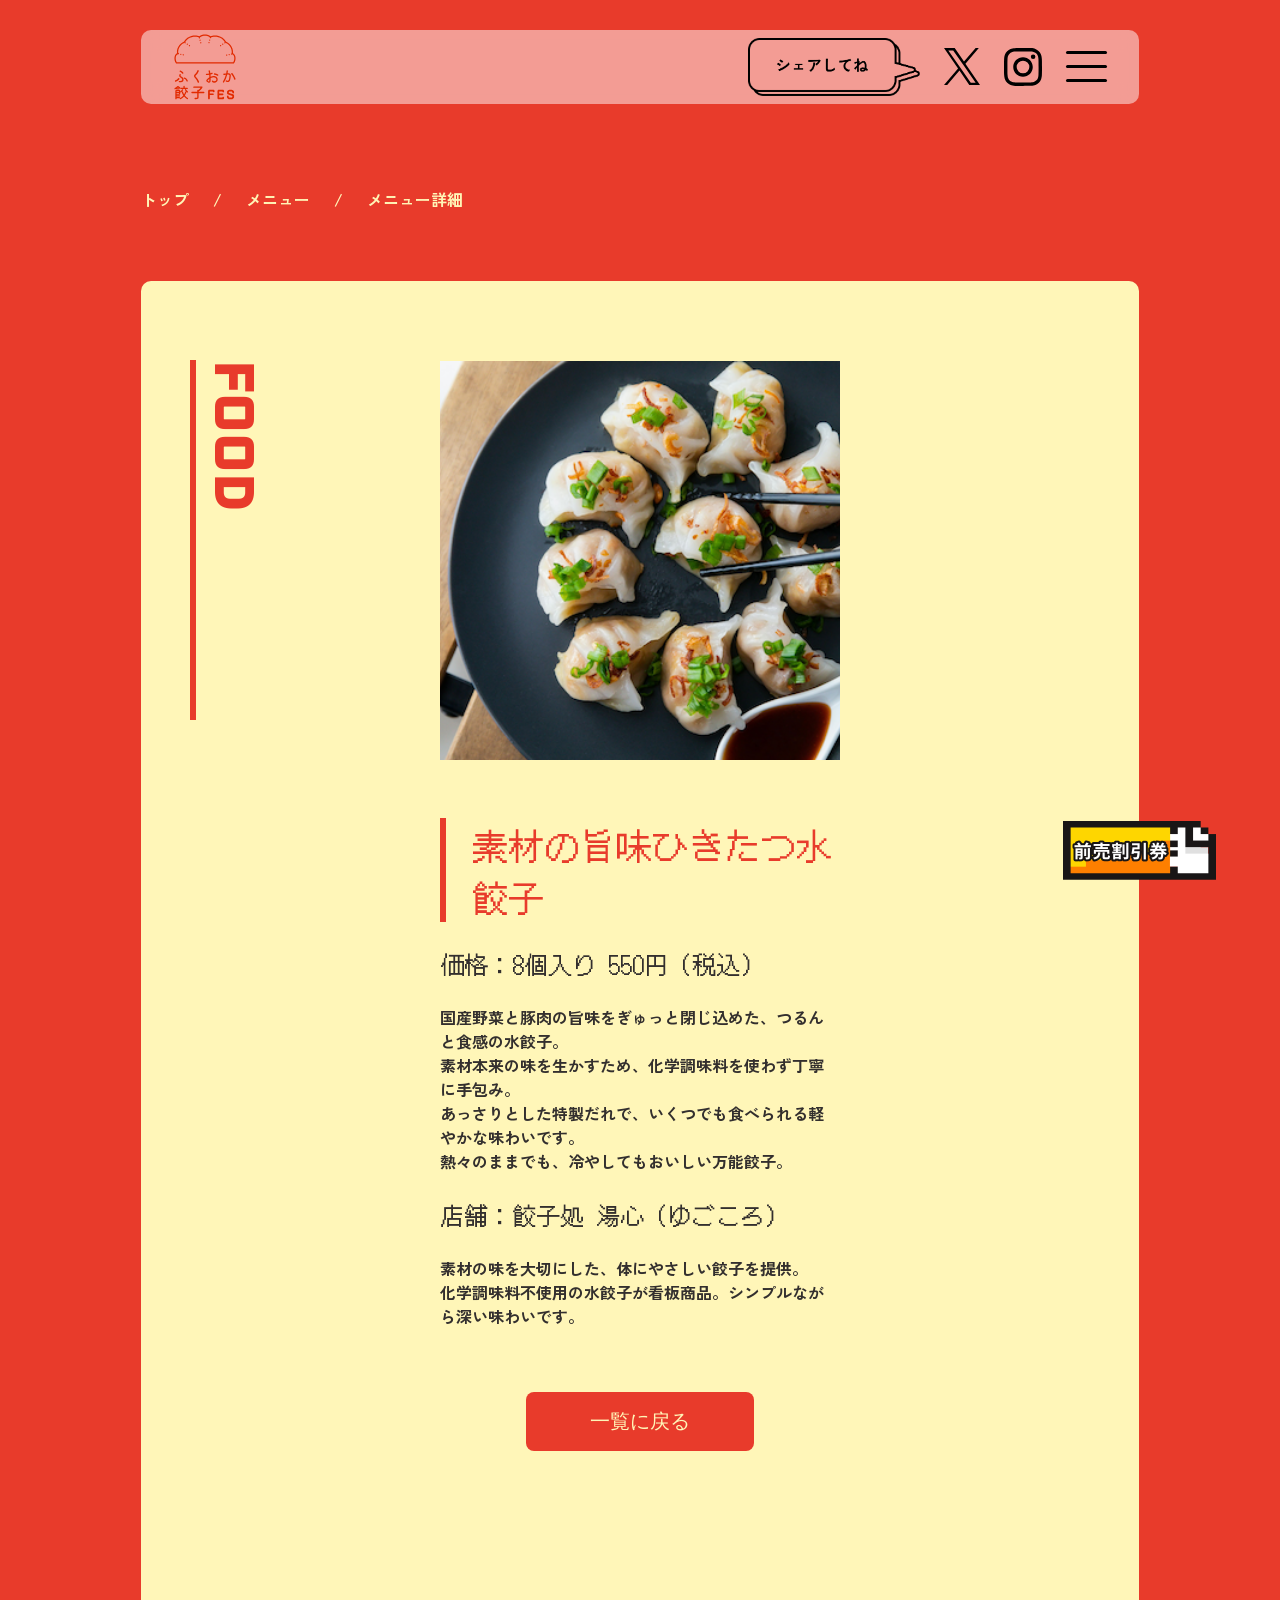
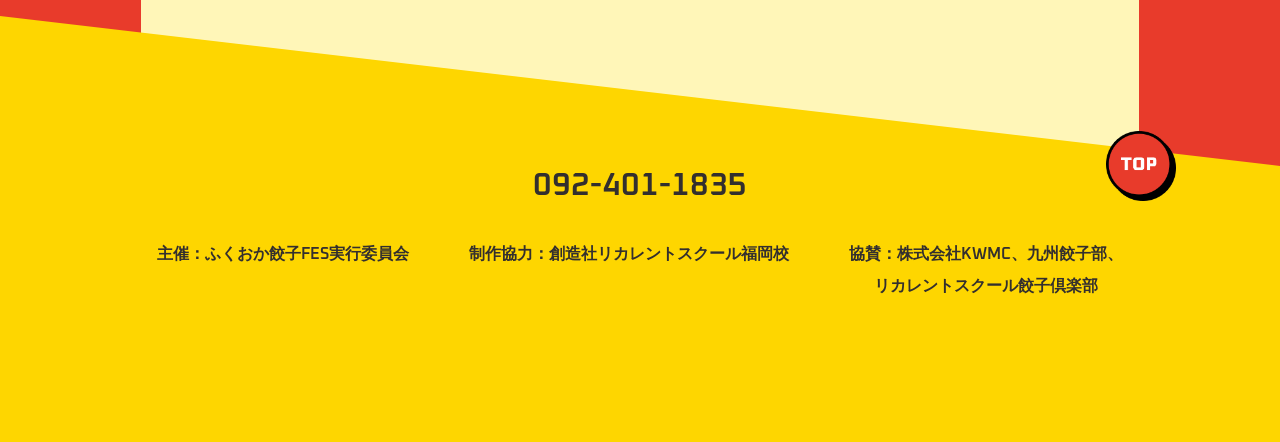
<file: gyozafes-d-team/menu/menu8.html>
<!DOCTYPE html>
<html lang="ja">

<head>
    <meta charset="UTF-8">
    <meta name="viewport" content="width=device-width, initial-scale=1.0">
    <title>福岡餃子FES</title>

    <!-- ファビコン -->
    <link rel="icon" type="image/ico" href="../images/logo.svg">

    <!-- CSS -->
    <!-- リセットCSS -->
    <link rel="stylesheet" href="../css/ress.css">
    <!-- 共通CSS -->
    <link rel="stylesheet" href="../css/common.css">
    <!-- 個別CSS -->
    <link rel="stylesheet" href="../css/food.css">

    <!-- フォント -->
    <link rel="preconnect" href="https://fonts.googleapis.com">
    <link rel="preconnect" href="https://fonts.gstatic.com" crossorigin>
    <link
        href="https://fonts.googleapis.com/css2?family=DotGothic16&family=Oxanium:wght@200..800&family=Pixelify+Sans:wght@400..700&family=Zen+Kaku+Gothic+New:wght@400;500;700;900&display=swap"
        rel="stylesheet">


</head>


<body>

    <!-- ヘッダー↓↓ -->

    <header class="page-header wrapper">
        <h1 class="logo"><a href="../index.html"><img src="../images/logo.svg" alt="福岡餃子フェス" class="logo-img"><a
                    href="index.html"></a></h1>

        <nav>
            <ul class="nav-flex">
                <li><img src="../images/nav-text.webp" alt="シェアしてね" class="header-img"></li>
                <li><a href="#" class="nav-icon"><img src="../images/nav_icon_x.svg" alt="X" class="icon1"></a></li>
                <li><a href="#" class="nav-icon"><img src="../images/nav_icon_instagram.svg" alt="instagram"
                            class="icon2"></a></li>
                <li>
                    <div id="ham-menu">
                        <!-- ハンバガーメニューのボタン -->
                        <div class="ham-menu-btn">
                            <span></span>
                        </div>

                        <!-- ハンバガーメニューの中身 -->
                        <div class="ham-menu-cont">
                            <div class="ham-held">
                                <p>開催場所：天神 長浜公園</p>
                                <p>開催期間：2030年4月27日〜5月12日</p>
                            </div>
                            <!-- ul>li*4>a -->
                            <ul class="ham-menu-list">
                                <li>
                                    <a href="../index.html">
                                        トップページ<br>
                                        <span>TOP</span>
                                    </a>
                                </li>
                                <li>
                                    <a href="../food.html">
                                        メニュー<br>
                                        <span>FOOD</span>
                                    </a>
                                </li>
                                <li>
                                    <a href="../contact.html">お問い合わせ<br>
                                        <span>CONTACT</span>
                                    </a>
                                </li>
                                <li>
                                    <a href="../faq.html">よくある質問<br>
                                        <span>FAQ</span>
                                    </a>
                                </li>
                            </ul>

                            <div class="ham-sns">
                                <p>公式Instagramを中心に<br>
                                    イベント情報を公開！</p>
                            </div>
                        </div>
                    </div>
                </li>
            </ul>
        </nav>
    </header>

    <!-- ヘッダーここまで -->


    <main>

        <!-- パンくずリスト -->
        <div class="bread-list wrapper">
            <ul class="bread-list-cont">
                <li><a href="../index.html">トップ</a></li>
                <li>/</li>
                <li><a href="../food.html">メニュー</a></li>
                <li>/</li>
                <li>メニュー詳細</li>
            </ul>
        </div>

        <section class="wrapper">
            <div class="title-flex">
                <div class="row-title">
                    <h2 class="row-text">FOOD</h2>
                    <span class="line"></span>
                </div>

                <div class="menu-flex">
                    <img src="../images/menu8.webp" alt="餃子の写真">
                    <div class="menu-item">
                        <div class="menu-text">
                            <p class="menu-title">素材の旨味ひきたつ水餃子</p>
                            <p class="menu-sub">価格：8個入り 550円（税込）</p>
                            <p class="menu-p">
                                国産野菜と豚肉の旨味をぎゅっと閉じ込めた、つるんと食感の水餃子。<br>
                                素材本来の味を生かすため、化学調味料を使わず丁寧に手包み。<br>
                                あっさりとした特製だれで、いくつでも食べられる軽やかな味わいです。<br>
                                熱々のままでも、冷やしてもおいしい万能餃子。</p>
                            <p class="menu-sub">店舗：餃子処 湯心（ゆごころ）</p>
                            <p class="menu-p">  素材の味を大切にした、体にやさしい餃子を提供。<br>
                                化学調味料不使用の水餃子が看板商品。シンプルながら深い味わいです。</p>
                        </div>
                        <a href="../food.html" class="btn">一覧に戻る</a>
                    </div>

                </div>



            </div>
            </div>



        </section>

    </main>



    <!-- フッター↓↓ -->

    <footer>
        <div class="wrapper">
            <a href="#top"><img src="../images/top_btn_red.webp" alt="top" class="top-img"></a>
            <p class="footer-num"> 092-401-1835</p>
            <div class="footer-flex">
                <div class="footer-text">
                    <p>主催：ふくおか餃子FES実行委員会</p>
                </div>
                <div class="footer-text">
                    <p>制作協力：創造社リカレントスクール福岡校</p>
                </div>
                <div class="footer-text">
                    <p>協賛：株式会社KWMC、九州餃子部、<br class="sp-br">リカレントスクール餃子倶楽部</p>
                </div>
            </div>

            <a href="#"><img src="../images/ticket.webp" alt="ticket" class="ticket"></a>

            <div><a href="#" class="ticket-sp"><img src="../images/ticket-sp.svg" alt="ticket" class="ticket-sp-img">
                    <p>前売り券の購入はこちら！</p>
                </a>
            </div>
        </div>



    </footer>

    <script src="../js/ham-menu.js"></script>

</body>

</html>
</file>
<file: gyozafes-d-team/css/ress.css>
/* resset.dev • v5.0.2 */

/* # =================================================================
   # Global selectors
   # ================================================================= */

html {
  box-sizing: border-box;
  -webkit-text-size-adjust: 100%; /* Prevent adjustments of font size after orientation changes in iOS */
  word-break: normal;
  -moz-tab-size: 4;
  tab-size: 4;
}

*,
::before,
::after {
  background-repeat: no-repeat; /* Set `background-repeat: no-repeat` to all elements and pseudo elements */
  box-sizing: inherit;
}

::before,
::after {
  text-decoration: inherit; /* Inherit text-decoration and vertical align to ::before and ::after pseudo elements */
  vertical-align: inherit;
}

* {
  padding: 0; /* Reset `padding` and `margin` of all elements */
  margin: 0;
}

/* # =================================================================
   # General elements
   # ================================================================= */

hr {
  overflow: visible; /* Show the overflow in Edge and IE */
  height: 0; /* Add the correct box sizing in Firefox */
  color: inherit; /* Correct border color in Firefox. */
}

details,
main {
  display: block; /* Render the `main` element consistently in IE. */
}

summary {
  display: list-item; /* Add the correct display in all browsers */
}

small {
  font-size: 80%; /* Set font-size to 80% in `small` elements */
}

[hidden] {
  display: none; /* Add the correct display in IE */
}

abbr[title] {
  border-bottom: none; /* Remove the bottom border in Chrome 57 */
  /* Add the correct text decoration in Chrome, Edge, IE, Opera, and Safari */
  text-decoration: underline;
  text-decoration: underline dotted;
}

a {
  background-color: transparent; /* Remove the gray background on active links in IE 10 */
}

a:active,
a:hover {
  outline-width: 0; /* Remove the outline when hovering in all browsers */
}

code,
kbd,
pre,
samp {
  font-family: monospace, monospace; /* Specify the font family of code elements */
}

pre {
  font-size: 1em; /* Correct the odd `em` font sizing in all browsers */
}

b,
strong {
  font-weight: bolder; /* Add the correct font weight in Chrome, Edge, and Safari */
}

/* https://gist.github.com/unruthless/413930 */
sub,
sup {
  font-size: 75%;
  line-height: 0;
  position: relative;
  vertical-align: baseline;
}

sub {
  bottom: -0.25em;
}

sup {
  top: -0.5em;
}

table {
  border-color: inherit; /* Correct border color in all Chrome, Edge, and Safari. */
  text-indent: 0; /* Remove text indentation in Chrome, Edge, and Safari */
}

iframe {
  border-style: none;
}

/* # =================================================================
   # Forms
   # ================================================================= */

input {
  border-radius: 0;
}

[type='number']::-webkit-inner-spin-button,
[type='number']::-webkit-outer-spin-button {
  height: auto; /* Correct the cursor style of increment and decrement buttons in Chrome */
}

[type='search'] {
  -webkit-appearance: textfield; /* Correct the odd appearance in Chrome and Safari */
  outline-offset: -2px; /* Correct the outline style in Safari */
}

[type='search']::-webkit-search-decoration {
  -webkit-appearance: none; /* Remove the inner padding in Chrome and Safari on macOS */
}

textarea {
  overflow: auto; /* Internet Explorer 11+ */
  resize: vertical; /* Specify textarea resizability */
}

button,
input,
optgroup,
select,
textarea {
  font: inherit; /* Specify font inheritance of form elements */
}

optgroup {
  font-weight: bold; /* Restore the font weight unset by the previous rule */
}

button {
  overflow: visible; /* Address `overflow` set to `hidden` in IE 8/9/10/11 */
}

button,
select {
  text-transform: none; /* Firefox 40+, Internet Explorer 11- */
}

/* Apply cursor pointer to button elements */
button,
[type='button'],
[type='reset'],
[type='submit'],
[role='button'] {
  cursor: pointer;
}

/* Remove inner padding and border in Firefox 4+ */
button::-moz-focus-inner,
[type='button']::-moz-focus-inner,
[type='reset']::-moz-focus-inner,
[type='submit']::-moz-focus-inner {
  border-style: none;
  padding: 0;
}

/* Replace focus style removed in the border reset above */
button:-moz-focusring,
[type='button']::-moz-focus-inner,
[type='reset']::-moz-focus-inner,
[type='submit']::-moz-focus-inner {
  outline: 1px dotted ButtonText;
}

button,
html [type='button'], /* Prevent a WebKit bug where (2) destroys native `audio` and `video`controls in Android 4 */
[type='reset'],
[type='submit'] {
  -webkit-appearance: button; /* Correct the inability to style clickable types in iOS */
}

/* Remove the default button styling in all browsers */
button,
input,
select,
textarea {
  background-color: transparent;
  border-style: none;
}

a:focus,
button:focus,
input:focus,
select:focus,
textarea:focus {
  outline-width: 0;
}

/* Style select like a standard input */
select {
  -moz-appearance: none; /* Firefox 36+ */
  -webkit-appearance: none; /* Chrome 41+ */
}

select::-ms-expand {
  display: none; /* Internet Explorer 11+ */
}

select::-ms-value {
  color: currentColor; /* Internet Explorer 11+ */
}

legend {
  border: 0; /* Correct `color` not being inherited in IE 8/9/10/11 */
  color: inherit; /* Correct the color inheritance from `fieldset` elements in IE */
  display: table; /* Correct the text wrapping in Edge and IE */
  max-width: 100%; /* Correct the text wrapping in Edge and IE */
  white-space: normal; /* Correct the text wrapping in Edge and IE */
  max-width: 100%; /* Correct the text wrapping in Edge 18- and IE */
}

::-webkit-file-upload-button {
  /* Correct the inability to style clickable types in iOS and Safari */
  -webkit-appearance: button;
  color: inherit;
  font: inherit; /* Change font properties to `inherit` in Chrome and Safari */
}

/* Replace pointer cursor in disabled elements */
[disabled] {
  cursor: default;
}

/* # =================================================================
   # Specify media element style
   # ================================================================= */

img {
  border-style: none; /* Remove border when inside `a` element in IE 8/9/10 */
}

/* Add the correct vertical alignment in Chrome, Firefox, and Opera */
progress {
  vertical-align: baseline;
}

/* # =================================================================
   # Accessibility
   # ================================================================= */

/* Specify the progress cursor of updating elements */
[aria-busy='true'] {
  cursor: progress;
}

/* Specify the pointer cursor of trigger elements */
[aria-controls] {
  cursor: pointer;
}

/* Specify the unstyled cursor of disabled, not-editable, or otherwise inoperable elements */
[aria-disabled='true'] {
  cursor: default;
}
</file>
<file: gyozafes-d-team/css/common.css>
@charset "UTF-8";

/* 共通 */
html {
    font-size: 100%;
}

body {
    color: #FFF6B8;
    background-color: #E83B2B;
    overflow-x: hidden;
}

img {
    width: 100%;
    vertical-align: bottom;
}

a {
    text-decoration: none;
}

ul {
    list-style-type: none;
}

h1{
    line-height: 0;
}


/* コンテンツ幅 */

.wrapper {
    max-width: 1440px;
    width: 78%;
    margin: 0 auto;
    text-align: center;
}


/* ヘッダー */

.page-header {
    display: flex;
    justify-content: space-between;
    align-items: center;
    position: fixed;
    top: 30px;
    left: 0;
    right: 0;
    background-color: rgb(254, 254, 254, 0.5);
    border-radius: 10px;
    backdrop-filter: blur(10px);
    z-index: 1000;
    padding: 4px 32px;
}

.nav-flex {
    display: flex;
    justify-content: center;
    align-items: center;
    gap: 24px;
}


.logo img {
    width: 64px;
}

.header-img {
    width: 172px;

}

.icon1 {
    width: 36px;
}

.icon2 {
    width: 38px;
}


/* ハンバーガーメニュー */
.ham-menu-btn {
    width: 41px;
    height: 28px;
    display: flex;
    align-items: center;
    justify-content: center;
}

.ham-menu-btn span {
    display: inline-block;
    width: 41px;
    height: 3px;
    background-color: #000;
    border-radius: 10px;
    position: relative;
}

.ham-menu-btn span::before,
.ham-menu-btn span::after {
    content: "";
    display: inline-block;
    width: 41px;
    height: 3px;
    background-color: #000;
    border-radius: 10px;
    position: absolute;
    transition: all 0.3;
}

.ham-menu-btn span::before {
    bottom: 14px;
    left: 0;
}

.ham-menu-btn span::after {
    top: 14px;
    left: 0;
}

.ham-menu-cont {
    position: fixed;
    top: 0;
    right: 0;
    z-index: -1;
    background-color: #FED600;
    border-radius: 10px;
    width: 80%;
    max-width: 440px;
    height: 774px;
    text-align: left;
    opacity: 0;
    visibility: hidden;
    transition: all .3s;
}

.open .ham-menu-btn span {
    background-color: transparent;
}

.open .ham-menu-btn span::before {
    bottom: 0px;
    rotate: 45deg;
}

.open .ham-menu-btn span::after {
    top: 0px;
    rotate: -45deg;
}

.open .ham-menu-cont {
    opacity: 1;
    visibility: visible;
}

.ham-held {
    margin-top: 104px;

}

.ham-held p {
    color: #000;
    font-family: "DotGothic16", sans-serif;
    font-size: 1.25rem;
    line-height: 2;
    letter-spacing: 10%;
    margin-left: 48px;
}


.ham-menu-list {
    margin-top: 36px;
    margin-bottom: 10px;
}

.ham-menu-list a {
    display: inline-block;
    color: #332F2E;
    font-family: "Zen Kaku Gothic New", sans-serif;
    font-weight: bold;
    font-size: 1rem;
    letter-spacing: -5%;
    border-left: #332F2E 5px solid;
    padding-left: 24px;
    margin-left: 48px;
    margin-bottom: 36px;
}

.ham-menu-list span {
    color: #F9EEF4;
    font-size: 3rem;
    font-family: "Oxanium", sans-serif;
    font-weight: 800;
    -webkit-text-stroke: 2px #332F2E;
}

.ham-sns p {
    color: #000;
    font-family: "Zen Kaku Gothic New", sans-serif;
    font-weight: bold;
    font-size: 0.875rem;
    text-align: right;
    padding-right: 32px;
}

/* ヘッダーここまで */





/* パンくずリスト */


.bread-list {
    margin-top: 187px;
    margin-bottom: 70px;
}

.bread-list-cont {
    display: flex;
    justify-content: left;
    align-items: center;
    gap: 24px;
    font-family: "Zen Kaku Gothic New", sans-serif;
    font-weight: 600;
}

.bread-list-cont a {
    color: #FFF6B8;
    font-size: 1rem;
    font-family: "Zen Kaku Gothic New", sans-serif;
    font-weight: 600;
}



/* タイトル */


.row-title {
    display: flex;
    flex-direction: column;
    writing-mode: vertical-rl;
}

.row-text {
    color: #E83B2B;
    font-size: 3.5rem;
    font-family: "Oxanium", sans-serif;
    font-weight: 800;
    text-align: left;
}


.line {
    border-right: #E83B2B 6px solid;
    height: 360px;
}

.title-flex {
    display: flex;
    justify-content: center;
}


/* フッター */
footer {
    background-color: #FED600;
    padding-bottom: 60px;
    position: relative;
}

footer::before {
    content: "";
    display: block;
    width: 0;
    height: 0;
    border-style: solid;
    border-width: 0px 100vw 150px 0px;
    border-color: transparent transparent #FED600 transparent;
    position: absolute;
    bottom: 100%;

}

.footer-num {
    color: #332F2E;
    font-family: "Oxanium", sans-serif;
    font-weight: 600;
    font-size: 2rem;
    letter-spacing: 10%;
    margin-bottom: 32px;
}

.footer-flex {
    display: flex;
    justify-content: center;
    gap: 60px;
    margin-bottom: 80px;
}

.footer-text p {
    color: #332F2E;
    font-family: "Oxanium", sans-serif;
    font-weight: 600;
    line-height: 2;
}

a:has(.top-img) {
    position: absolute;
    top: 0;
    right: 104px;
    translate: 0 -50%;
}

.top-img {
    width: 70px;
}

.ticket {
    width: 153px;
    position: fixed;
    z-index: 999;
    right: 64px;
    bottom: 20px;
}

.ticket-sp {
    display: none;
}




@media(max-width: 768px) {

    .wrapper {
        width: 92%;
    }

    /* ヘッダー */

    .page-header {
        top: 48px;
        padding: 4px 16px;
    }


    .nav-flex {
        gap: 16px;
    }


    .logo img {
        width: 38px;
    }

    .header-img {
        display: none;
    }

    .nav-icon {
        line-height: 0;
    }

    .icon1 {
        width: 28px;
    }

    .icon2 {
        width: 28px;
    }


    /* ハンバーガーメニュー */
    /* ハンバーガーメニューボタン　閉じてる時 */
    .ham-menu-btn {
        width: 24px;
        height: 16px;
    }

    .ham-menu-btn span {
        width: 24px;
        height: 2px;
    }

    .ham-menu-btn span::before,
    .ham-menu-btn span::after {
        width: 24px;
        height: 2px;
    }

    .ham-menu-btn span::before {
        bottom: 7px;
    }

    .ham-menu-btn span::after {
        top: 7px;
    }


    /* ハンバーガーメニュー中身　閉じてる時 */
    .ham-menu-cont {
        width: 70%;
        max-width: 440px;
        height: 568px;
    }


    .ham-held {
        margin-top: 72px;

    }

    .ham-held p {
        font-size: 0.875rem;
        margin-left: 32px;
    }


    .ham-menu-list {
        margin-top: 32px;
        margin-bottom: 8px;
    }

    .ham-menu-list a {
        border-left: #332F2E 4px solid;
        padding-left: 18px;
        margin-left: 30px;
        margin-bottom: 24px;
    }

    .ham-menu-list span {
        font-size: 2rem;
        -webkit-text-stroke: 1px #332F2E;
    }


    /* ヘッダーここまで */






    /* パンくずリスト */


    .bread-list {
        margin-top: 128px;
        margin-bottom: 32px;
    }

    .bread-list-cont {
        gap: 16px;
    }



    /* タイトル */
    .row-title {
        flex-direction: column;
        writing-mode: horizontal-tb;
    }

    .row-text {
        color: #FFF6B8;
        font-size: 2.5rem;
        font-family: "Oxanium", sans-serif;
        font-weight: 800;
        text-align: left;
    }


    .line {
        border-right: none;
        border-bottom: #FFF6B8 6px solid;
        height: max-content;
    }

    .title-flex {
        flex-direction: column;
        gap: 46px;
    }




    /* フッター */
    footer {
        padding-bottom: 32px;
    }

    footer::before {
        border-width: 0px 100vw 100px 0px;
    }

    .footer-num {
        font-size: 1.5rem;
        margin-bottom: 24px;
    }

    .footer-flex {
        flex-direction: column;
        align-items: flex-start;
        gap: 4px;
        width: fit-content;
        margin: 0 auto;
        margin-bottom: 0;
    }


    .footer-text p {
        font-size: 0.875rem;

    }

    a:has(.top-img) {
        top: 0;
        right: 15px;
        translate: 0 -70%;
    }

    .top-img {
        width: 61px;
    }

    .ticket {
        display: none;
    }

    .ticket-sp-img {
        width: 30px;
    }


    .ticket-sp {
        display: flex;
        gap: 30px;
        align-items: center;
        justify-content: center;
        background-color: rgb(254, 254, 254, 0.5);
        border-radius: 28px;
        backdrop-filter: blur(10px);
        padding: 10px 0;
        position: fixed;
        z-index: 999;
        top: 90%;
        left: 50%;
        transform: translateX(-50%);
        width: 90%;
        box-shadow: 0 4px 10px rgba(0, 0, 0, 0.2);

    }

    .ticket-sp p {
        color: #332F2E;
        font-size: 1rem;
    }

}
</file>
<file: gyozafes-d-team/css/contact.css>
@charset "UTF-8";


body {
    background-color: #FFF6B8;
}

/* <!-- パンくずリスト --> */

.bread-list-cont li {
    color: #332F2E;
}

.bread-list-cont a {
    color: #332F2E;
}





.contact p {
    color: #332F2E;
    font-family: "Zen Kaku Gothic New", sans-serif;
    font-weight: 600;
    text-align: left;
    line-height: 2;
}

.con-text {
    margin-bottom: 64px;
}

.con-item {
    margin-bottom: 40px;
}

.con-item p {
    font-family: "DotGothic16", sans-serif;
    font-size: 1.25rem;
    margin-bottom: 8px;
}

input,
textarea {
    width: 100%;
    padding: 12px;
    background-color: #FFFFFF;
    border-radius: 4px;
    /* 角丸 */
    box-sizing: border-box;
    /* はみ出し防止の呪文? */
}

.con-item textarea {
    height: 200px;
}

.con-box{
    margin-bottom: 100px;
}



/* 送信ボタン */

input[type="submit"] {
    display: block;
    margin: 0 auto;
    background-color: #E83B2B;
    transition: 0.3s ease;
    border-radius: 8px;
    color: #FFFFFF;
    font-size: 1.25rem;
    padding: 16px 64px;
    width: 208px;
    margin-bottom: 200px;
}

input[type="submit"]:hover {
    transform: scale(1.1);
}





/* スマートフォン-------------------------- */

/* ブレークポイント:768px */
@media(max-width: 768px) {

    /* タイトル */

    .row-text {
        color: #E83B2B;
    }


    .line {
        border-bottom: #E83B2B 6px solid;
    }


.con-text {
    font-size: 0.875rem;
    line-height: 2.4;
    margin-bottom: 32px;
}

.con-item {
    margin-bottom: 16px;
}

.con-item p {
    font-size: 1rem;
    margin-bottom: 16px;
}

input,
textarea {
    padding: 8px;
}

.con-item textarea {
    height: 140px;
}

.con-box{
    margin-bottom: 48px;
}


/* 送信ボタン */

input[type="submit"] {
    border-radius: 4px;
    font-size: 1rem;
    padding: 12px 44px;
    margin-bottom: 140px;
}

}
</file>
<file: gyozafes-d-team/css/faq.css>
@charset "UTF-8";


body {
    background-color: #FFF6B8;
}

/* <!-- パンくずリスト --> */

.bread-list-cont li {
    color: #332F2E;
}

.bread-list-cont a {
    color: #332F2E;
}




.faq-title {
    color: #E83B2B;
    font-size: 1.5rem;
    font-family: "Oxanium", sans-serif;
    font-weight: bold;
    text-align: left;
    margin-bottom: 40px;

}

.faq-flex {
    display: flex;
    align-items: center;
    justify-content: flex-start;
    gap: 24px;
    margin-bottom: 16px;
}

.q {
    color: #E83B2B;
    font-family: "DotGothic16", sans-serif;
    font-size: 2.5rem;
}

.q-title {
    color: #332F2E;
    font-family: "DotGothic16", sans-serif;
    font-size: 1.5rem;
    text-align: left;
}

.q-text {
    color: #332F2E;
    font-size: 1rem;
    font-weight: 600;
    text-align: left;
    line-height: 1.7;
    margin-bottom: 40px;


}

.faq-item {
    margin-bottom: 72px;

}

.faq-box{
    margin-bottom: 160px;
}


@media(max-width: 700px) {


    .row-text {
        color: #E83B2B;
    }


    .line {
        border-bottom: #E83B2B 6px solid;
    }

    .faq-title {
        font-size: 1rem;
        margin-bottom: 8px;

    }

    .faq-flex {
        gap: 16px;
        margin-bottom: 8px;
    }

    .q {
        font-size: 2.5rem;
    }

    .q-title {
        font-size: 1.25rem;

    }

    .q-text {
        font-size: 0.875rem;
        margin-bottom: 40px;
    }

    .faq-item {
    margin-bottom: 72px;

}

.faq-box{
    margin-bottom: 80px;
}


}
</file>
<file: gyozafes-d-team/css/food.css>
@charset "UTF-8";


.food-text {
    color: #332F2E;
    font-family: "Zen Kaku Gothic New", sans-serif;
    font-weight: 600;
    text-align: left;
    display: flex;
    flex-direction: column;
    gap: 12px;
}

.food-title {
    font-size: 1.25rem;

}

.food-p {
    font-size: 1rem;
}


.food-item img {
    aspect-ratio: 260/197;
    object-fit: cover;
}


.food-item {
    display: flex;
    flex-direction: column;
    gap: 36px;
    padding: 4px;
}


.food-grid {
    display: grid;
    grid-template-columns: repeat(3, 1fr);
    gap: 56px 50px;
    justify-content: center;
    align-content: center;
    background-color: #FFF6B8;
    border-radius: 10px;
    padding: 80px 190px 200px 190px;
}

.row-title {
    position: absolute;
    left: 0;
    top: 0;
    translate: 250% 100%;
    z-index: 1;
}




/* 固まりごとにホバーで少し大きくなる */
.food-hover {
    /* 0.3秒かけて動く*/
    transition: 0.2s ease;
    box-shadow: 0.2s ease;
}

.food-hover:hover {
    transform: scale(1.03);
box-shadow: 4px 6px 14px rgba(0,0,0,0.12);
    position: relative;
    z-index: 10;
    border-radius: 10px;
}





/* menu詳細ページ */


.menu-title {
    color: #E83B2B;
    font-size: 2.25rem;
    font-family: "DotGothic16", sans-serif;
    border-left: #E83B2B 6px solid;
    padding-left: 26px;
}

.menu-sub {
    color: #332F2E;
    font-size: 1.5rem;
    font-family: "DotGothic16", sans-serif;
}

.menu-p {
    color: #332F2E;
    font-size: 1rem;
    font-family: "Zen Kaku Gothic New", sans-serif;
    font-weight: bold;
}


.menu-text {
    display: flex;
    flex-direction: column;
    align-items: start;
    gap: 24px;
    text-align: left;
}

.menu-item {
    display: flex;
    flex-direction: column;
    align-items: center;
    gap: 64px;
}


.menu-flex {
    display: flex;
    flex-direction: column;
    justify-content: center;
    align-items: center;
    gap: 58px;
    background-color: #FFF6B8;
    border-radius: 10px;
    padding: 80px 30% 315px ;
}

.menu-flex img {
    max-width: 735px;
    aspect-ratio: 1/1;
    object-fit: cover;
}




.btn {
    color: #FFF6B8;
    font-size: 1.25rem;
    background-color: #E83B2B;
    border-radius: 8px;
    padding: 16px 64px;
}

.btn:hover {
    color: #E83B2B;
    border: #E83B2B 2px solid;
    background-color: #FFF6B8;
    transition: 0.3s;
}



@media(max-width: 1150px) {
    .food-grid {
        grid-template-columns: repeat(2, 1fr);
    }

}


@media(max-width: 900px) {
    .food-grid {
        grid-template-columns: repeat(1, 1fr);
    }

}

/* スマートフォン-------------------------- */

/* ブレークポイント:768px */
@media(max-width: 768px) {

    .food-text {
        gap: 8px;
    }

    .food-title {
        font-size: 1.5rem;

    }


    .food-item {
        gap: 16px;
    }


    .food-grid {
        display: flex;
        flex-direction: column;
        gap: 56px;
        justify-content: center;
        align-content: center;
        border-radius: 4px;
        padding-bottom: 200px;
        padding: 60px 30px;
        margin-bottom: 160px;
    }


    .row-title {
        position: static;
        translate: none;
    }



    /* メニュー詳細 */


    .menu-title {
    font-size: 1.5rem;
    border-left: #E83B2B 4px solid;
    padding-left: 16px;
}

.menu-sub {
    font-size: 1rem;
}

.menu-p {
    font-size: 0.875rem;
}


.menu-text {
    display: flex;
    flex-direction: column;
    align-items: start;
    gap: 32px;
}


.menu-flex {
    gap: 50px;
    border-radius: 4px;
    padding: 30px 10px 200px 10px;
}

.btn {
    font-size: 1rem;
    border-radius: 4px;
    padding: 12px 44px;
}


}
</file>
